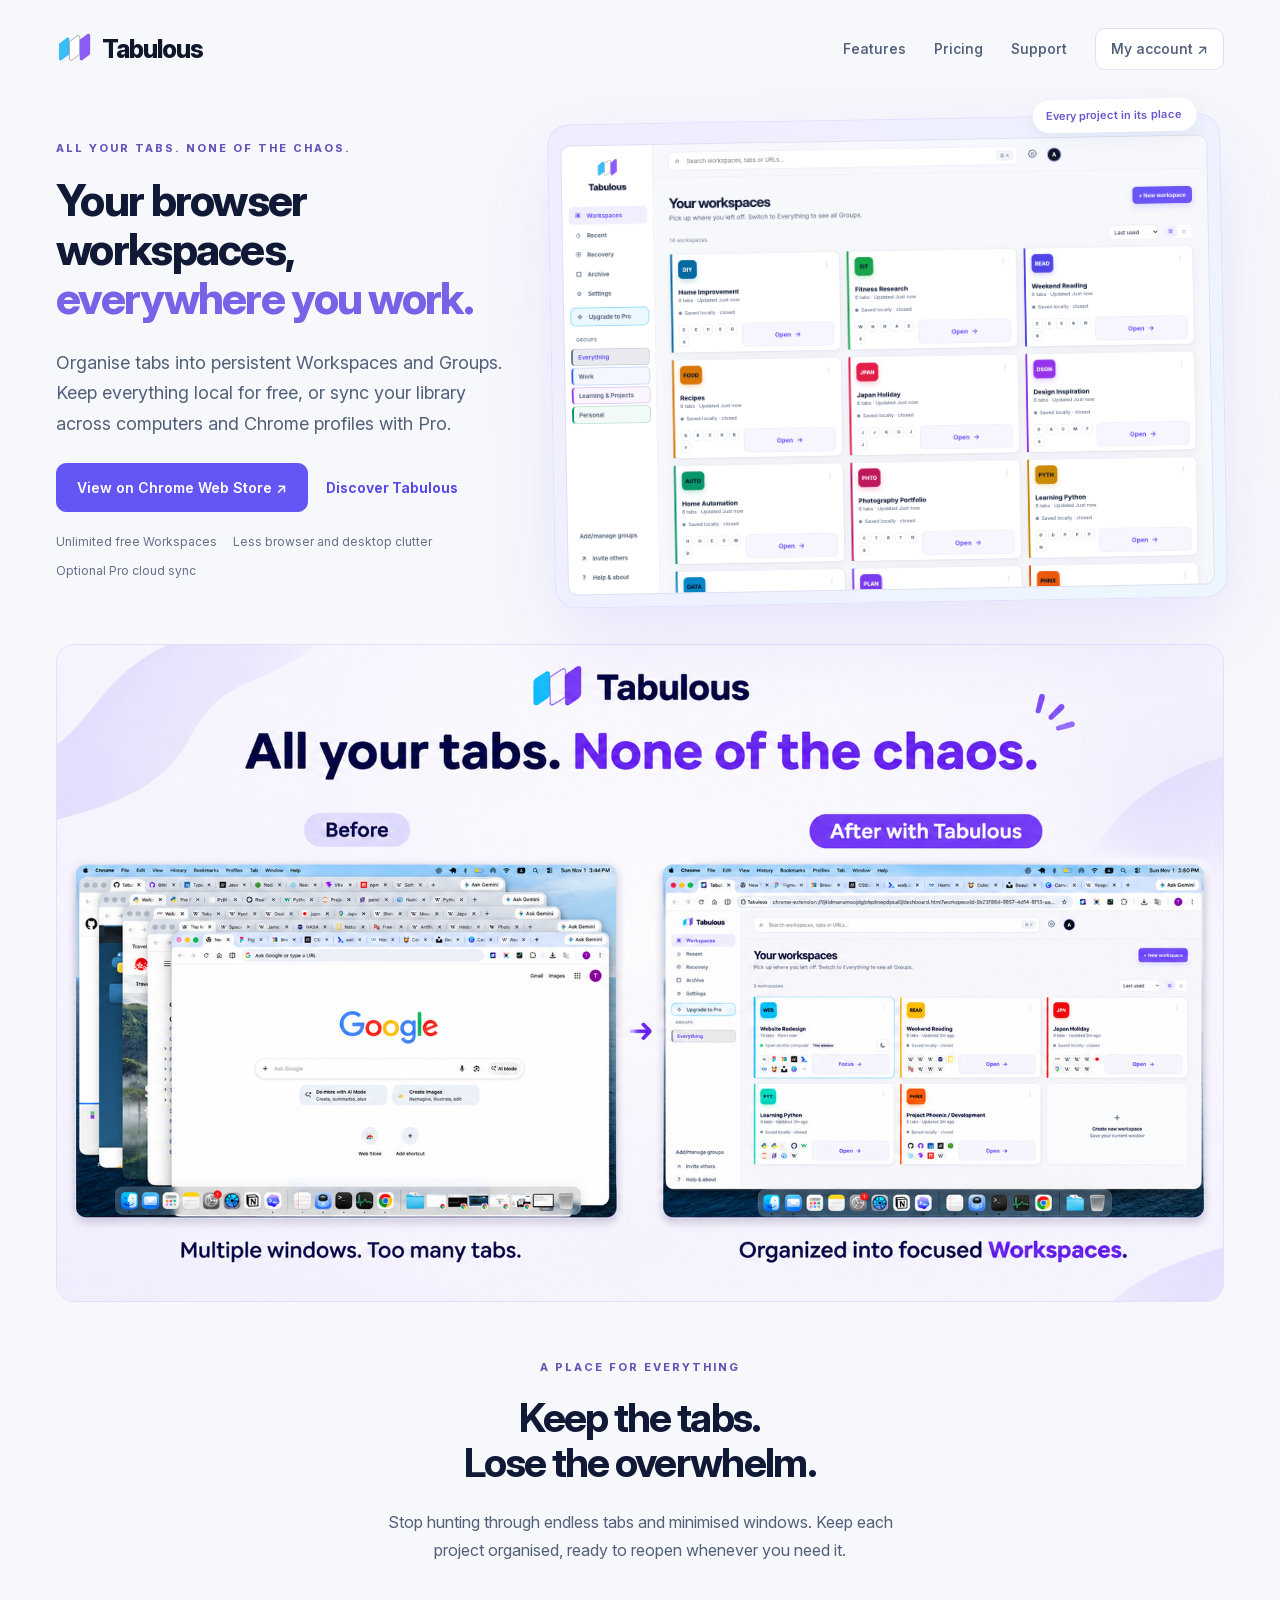
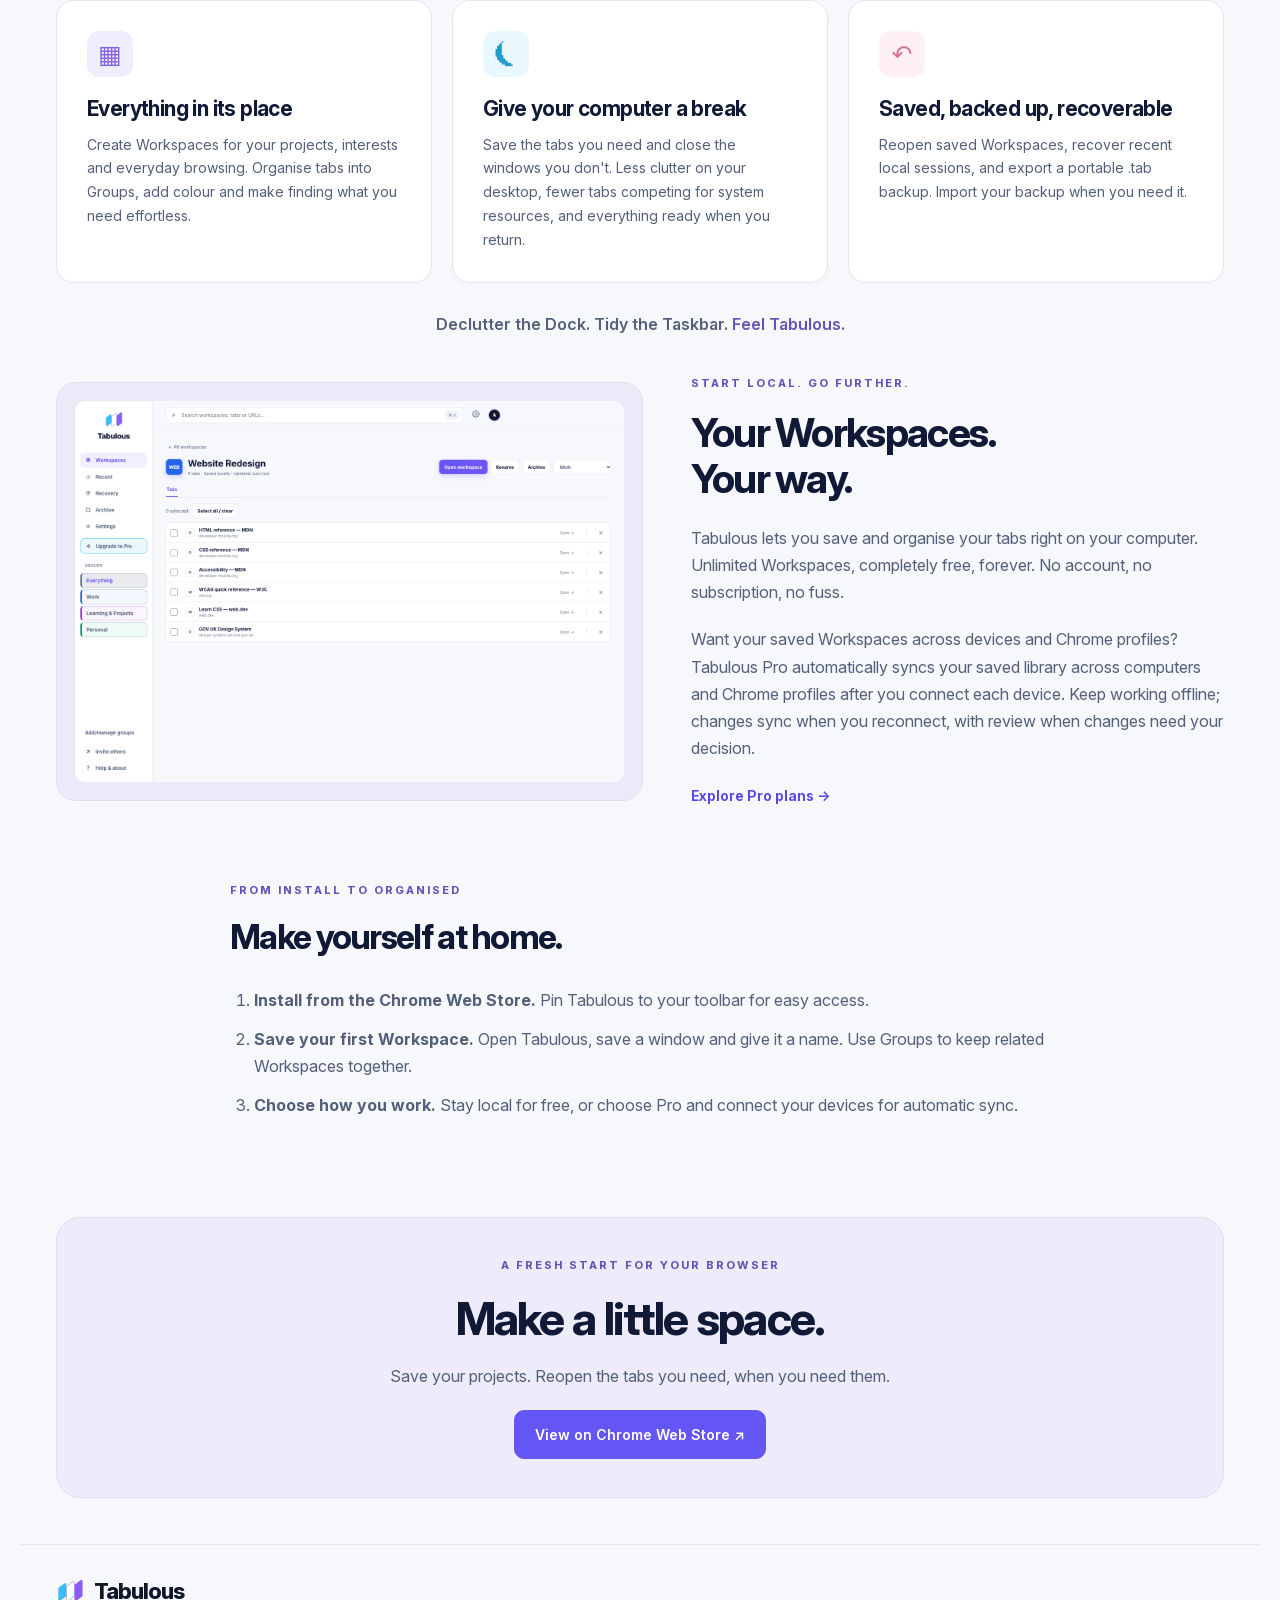
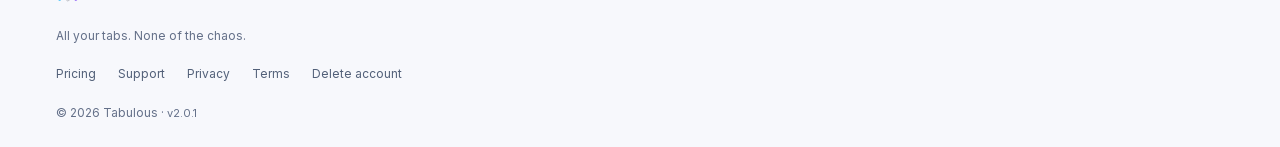
<file: index.html>
<!doctype html>
<html lang="en">
<head>
<meta charset="utf-8">
<meta name="viewport" content="width=device-width,initial-scale=1">
<meta name="description" content="All your tabs. None of the chaos. Organise Chrome tabs into saved Workspaces and Groups. Free local organisation, with optional Pro sync across computers and Chrome profiles.">
<meta name="referrer" content="strict-origin-when-cross-origin">
<meta http-equiv="Content-Security-Policy" content="default-src 'self'; script-src 'self'; style-src 'self'; img-src 'self'; font-src 'self'; connect-src https://hgdolsgkvyxivlhwimsr.supabase.co; object-src 'none'; base-uri 'none'; form-action 'self'">
<meta name="theme-color" content="#f7f8fc">
<title>Your browser workspaces, everywhere you work — Tabulous</title>
<meta property="og:type" content="website">
<meta property="og:title" content="Your browser workspaces, everywhere you work — Tabulous">
<meta property="og:description" content="All your tabs. None of the chaos. Organise Chrome tabs into saved Workspaces and Groups. Free local organisation, with optional Pro sync across computers and Chrome profiles.">
<meta property="og:image" content="https://tabulous.tools/assets/social-preview.png">
<meta property="og:image:width" content="1200">
<meta property="og:image:height" content="630">
<meta name="twitter:card" content="summary_large_image">
<meta name="twitter:description" content="All your tabs. None of the chaos. Organise Chrome tabs into saved Workspaces and Groups. Free local organisation, with optional Pro sync across computers and Chrome profiles.">

<link rel="canonical" href="https://tabulous.tools/">
<link rel="icon" type="image/svg+xml" href="assets/tabulous-mark.svg">
<link rel="stylesheet" href="site.css">
</head>
<body class="homepage">
<a class="skip" href="#main">Skip to content</a>
<header>
<a class="brand" href="index.html">
<img src="assets/tabulous-mark.svg" width="36" height="36" alt="">Tabulous
</a>
<nav aria-label="Main navigation">
<a href="index.html#features">Features</a>
<a href="pricing.html">Pricing</a>
<a href="support.html">Support</a>
<a class="nav-account" href="account.html">My account ↗</a>
</nav>
</header>
<main id="main">
<section class="hero">
<div>
<p class="eyebrow">ALL YOUR TABS. NONE OF THE CHAOS.</p>
<h1>Your browser workspaces,<br>
<span>everywhere you work.</span>
</h1>
<p class="lead">Organise tabs into persistent Workspaces and Groups. Keep everything local for free, or sync your library across computers and Chrome profiles with Pro.</p>
<div class="actions">
<a class="button" href="https://chromewebstore.google.com/detail/tabulous/iljkidmanamoojdglpbpilnepdpcaiij" target="_blank" rel="noopener">View on Chrome Web Store ↗</a>
<a class="text-link" href="#features">Discover Tabulous</a>
</div>
<div class="pills">
<span>Unlimited free Workspaces</span>
<span>Less browser and desktop clutter</span>
<span>Optional Pro cloud sync</span>
</div>
</div>
<div class="hero-art" id="preview">
<span class="float-label">Every project in its place</span>
<img src="assets/dashboard-demo.png" width="1440" height="1000" alt="Tabulous dashboard showing named Workspaces, colours and tab Groups" fetchpriority="high">
</div>
</section>
<figure class="comparison-visual">
<picture>
<source srcset="assets/tabulous-from-chaos-to-clarity.webp" type="image/webp">
<img src="assets/originals/tabulous_from_chaos_to_clarity.png" width="1672" height="941" alt="Before: five overlapping Chrome windows with many tabs. After: the same tabs organised into five named Tabulous Workspaces. All your tabs. None of the chaos." loading="lazy">
</picture>
</figure>
<section class="section intro" id="features">
<p class="eyebrow">A PLACE FOR EVERYTHING</p>
<h2>Keep the tabs.<br>Lose the overwhelm.</h2>
<p>Stop hunting through endless tabs and minimised windows. Keep each project organised, ready to reopen whenever you need it.</p>
</section>
<section class="feature-grid">
<article class="card">
<span class="feature-icon" aria-hidden="true">▦</span>
<h3>Everything in its place</h3>
<p>Create Workspaces for your projects, interests and everyday browsing. Organise tabs into Groups, add colour and make finding what you need effortless.</p>
</article>
<article class="card">
<span class="feature-icon cyan" aria-hidden="true">⏾</span>
<h3>Give your computer a break</h3>
<p>Save the tabs you need and close the windows you don't. Less clutter on your desktop, fewer tabs competing for system resources, and everything ready when you return.</p>
</article>
<article class="card">
<span class="feature-icon pink" aria-hidden="true">↶</span>
<h3>Saved, backed up, recoverable</h3>
<p>Reopen saved Workspaces, recover recent local sessions, and export a portable .tab backup. Import your backup when you need it.</p>
</article>
</section>
<p class="transition-tagline">Declutter the Dock. Tidy the Taskbar. <span>Feel Tabulous.</span></p>
<section class="split section" id="workspace-details">
<div class="image-panel">
<img src="assets/workspace-demo.png" width="1440" height="1000" alt="A saved project Workspace in Tabulous with organised tabs and Groups" loading="lazy">
</div>
<div>
<p class="eyebrow">START LOCAL. GO FURTHER.</p>
<h2>Your Workspaces.<br>Your way.</h2>
<p>Tabulous lets you save and organise your tabs right on your computer. Unlimited Workspaces, completely free, forever. No account, no subscription, no fuss.</p>
<p>Want your saved Workspaces across devices and Chrome profiles? Tabulous Pro automatically syncs your saved library across computers and Chrome profiles after you connect each device. Keep working offline; changes sync when you reconnect, with review when changes need your decision.</p>
<a class="text-link" href="pricing.html">Explore Pro plans →</a>
</div>
</section>
<section class="section getting-started" id="getting-started">
<p class="eyebrow">FROM INSTALL TO ORGANISED</p><h2>Make yourself at home.</h2>
<ol><li><strong>Install from the Chrome Web Store.</strong> Pin Tabulous to your toolbar for easy access.</li><li><strong>Save your first Workspace.</strong> Open Tabulous, save a window and give it a name. Use Groups to keep related Workspaces together.</li><li><strong>Choose how you work.</strong> Stay local for free, or choose Pro and connect your devices for automatic sync.</li></ol>
</section>
<section class="closing">
<p class="eyebrow">A FRESH START FOR YOUR BROWSER</p>
<h2>Make a little space.</h2>
<p>Save your projects. Reopen the tabs you need, when you need them.</p>
<a class="button" href="https://chromewebstore.google.com/detail/tabulous/iljkidmanamoojdglpbpilnepdpcaiij" target="_blank" rel="noopener">View on Chrome Web Store ↗</a>
</section>
</main>
<footer>
<a class="brand" href="index.html">
<img src="assets/tabulous-mark.svg" width="28" height="28" alt="">Tabulous</a>
<p class="footer-tagline">All your tabs. None of the chaos.</p>
<div>
<a href="pricing.html">Pricing</a>
<a href="support.html">Support</a>
<a href="privacy.html">Privacy</a>
<a href="terms.html">Terms</a>
<a href="delete-account.html">Delete account</a>
</div>
<small>© 2026 Tabulous · <span class="footer-version" aria-label="Version 2.0.1">v2.0.1</span></small>
</footer>
</body>
</html>
</file>
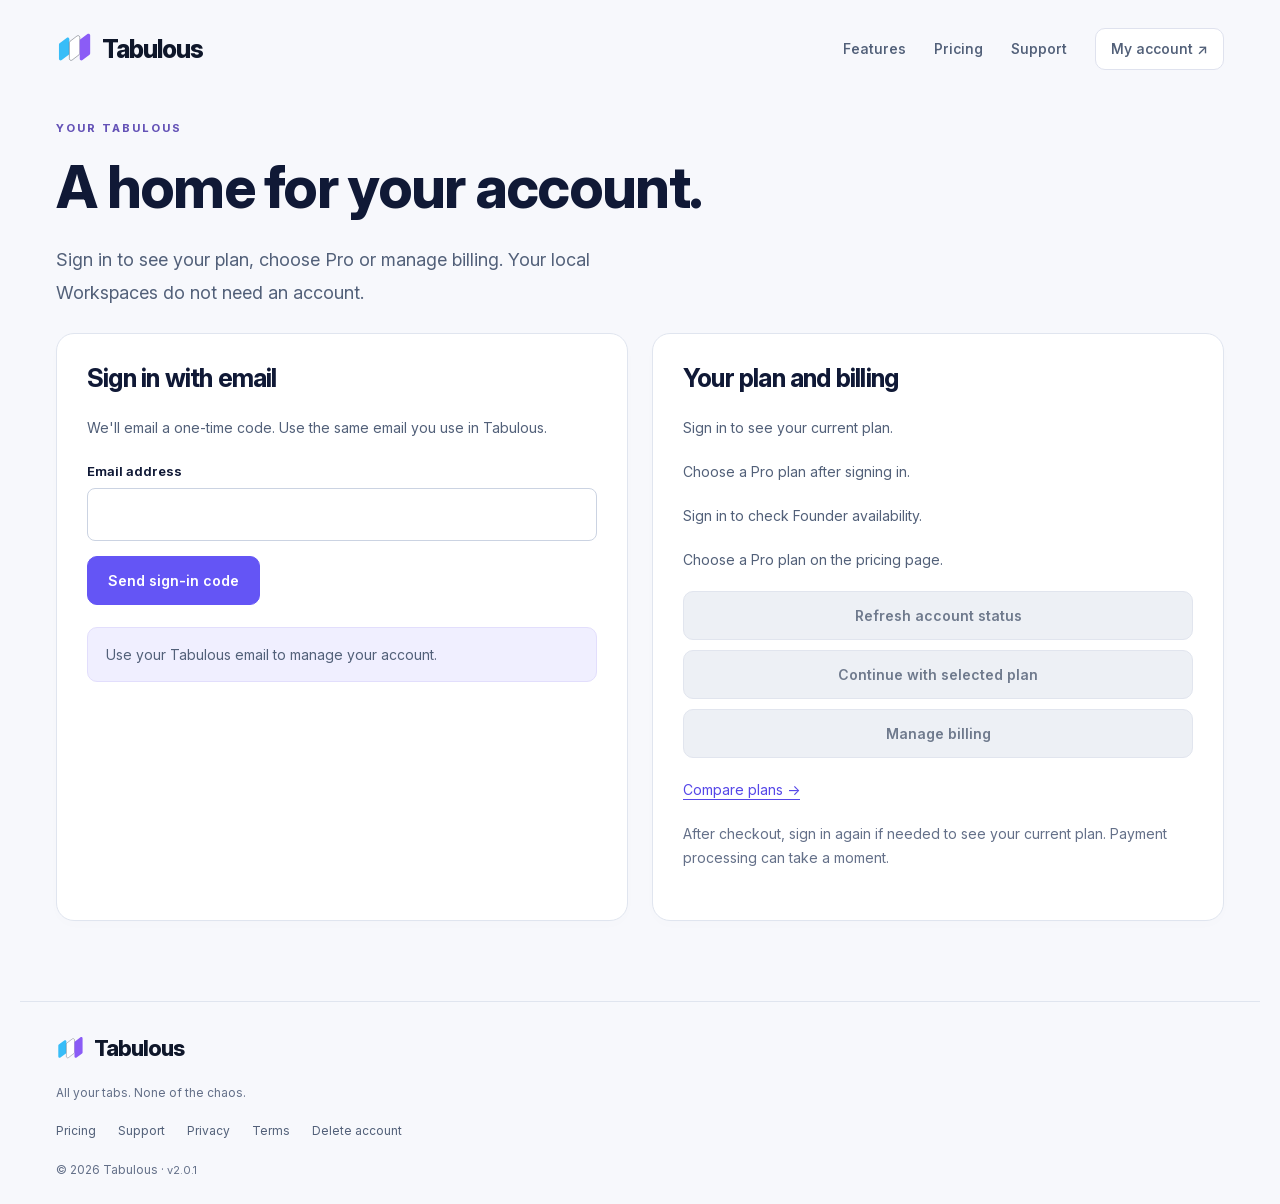
<file: account.html>
<!doctype html>
<html lang="en">
<head>
<meta charset="utf-8">
<meta name="viewport" content="width=device-width,initial-scale=1">
<meta name="description" content="Sign in to your Tabulous account and check verified account and billing status.">
<meta name="referrer" content="strict-origin-when-cross-origin">
<meta http-equiv="Content-Security-Policy" content="default-src 'self'; script-src 'self'; style-src 'self'; img-src 'self'; font-src 'self'; connect-src https://hgdolsgkvyxivlhwimsr.supabase.co; object-src 'none'; base-uri 'none'; form-action 'self'">
<meta name="theme-color" content="#f7f8fc">
<meta name="robots" content="noindex">
<title>Your account — Tabulous</title>
<meta property="og:type" content="website">
<meta property="og:title" content="Your account — Tabulous">
<meta property="og:description" content="Sign in to your Tabulous account and check verified account and billing status.">
<meta property="og:image" content="https://tabulous.tools/assets/social-preview.png">
<meta property="og:image:width" content="1200">
<meta property="og:image:height" content="630">
<meta name="twitter:card" content="summary_large_image">

<link rel="canonical" href="https://tabulous.tools/account.html">
<link rel="icon" type="image/svg+xml" href="assets/tabulous-mark.svg">
<link rel="stylesheet" href="site.css">
</head>
<body>
<a class="skip" href="#main">Skip to content</a>
<header>
<a class="brand" href="index.html">
<img src="assets/tabulous-mark.svg" width="36" height="36" alt="">Tabulous
</a>
<nav aria-label="Main navigation">
<a href="index.html#features">Features</a>
<a href="pricing.html">Pricing</a>
<a href="support.html">Support</a>
<a class="nav-account" href="account.html">My account ↗</a>
</nav>
</header>
<main id="main">
<section class="page-head">
<p class="eyebrow">YOUR TABULOUS</p>
<h1>A home for your account.</h1>
<p class="lead">Sign in to see your plan, choose Pro or manage billing. Your local Workspaces do not need an account.</p>
</section>
<section class="account-layout">
<div class="card">
<h2>Sign in with email</h2>
<p>We'll email a one-time code. Use the same email you use in Tabulous.</p>
<form id="account-form" method="post" action="account.html">
<label for="email">Email address</label>
<input id="email" name="email" type="email" autocomplete="email" maxlength="254" required>
<button id="send-code">Send sign-in code</button>
</form>
<form id="verify-form" method="post" action="account.html" hidden>
<label for="code">Email sign-in code</label>
<input id="code" name="code" inputmode="numeric" autocomplete="one-time-code" pattern="[0-9]{6,10}" required>
<button>Sign in</button>
</form>
<p id="account-status" class="notice" role="status" aria-live="polite">Use your Tabulous email to manage your account.</p>
<p id="account-profile">
</p>
<button id="sign-out" class="secondary" hidden>Sign out</button>
</div>
<div class="card">
<h2>Your plan and billing</h2>
<p id="plan-status">Sign in to see your current plan.</p>
<p id="purchase-status">Choose a Pro plan after signing in.</p>
<p id="founder-status">Sign in to check Founder availability.</p>
<p id="selected-plan">
</p>
<div class="stack">
<button id="refresh-status" disabled>Refresh account status</button>
<button id="start-checkout" disabled>Continue with selected plan</button>
<button id="billing-portal" disabled>Manage billing</button>
</div>
<p>
<a href="pricing.html">Compare plans →</a>
</p>
<p class="fine">After checkout, sign in again if needed to see your current plan. Payment processing can take a moment.</p>
</div>
</section>
</main>
<footer>
<a class="brand" href="index.html">
<img src="assets/tabulous-mark.svg" width="28" height="28" alt="">Tabulous</a>
<p class="footer-tagline">All your tabs. None of the chaos.</p>
<div>
<a href="pricing.html">Pricing</a>
<a href="support.html">Support</a>
<a href="privacy.html">Privacy</a>
<a href="terms.html">Terms</a>
<a href="delete-account.html">Delete account</a>
</div>
<small>© 2026 Tabulous · <span class="footer-version" aria-label="Version 2.0.1">v2.0.1</span></small>
</footer>
<script src="website-config.js">
</script>
<script src="account.js">
</script>
</body>
</html>
</file>
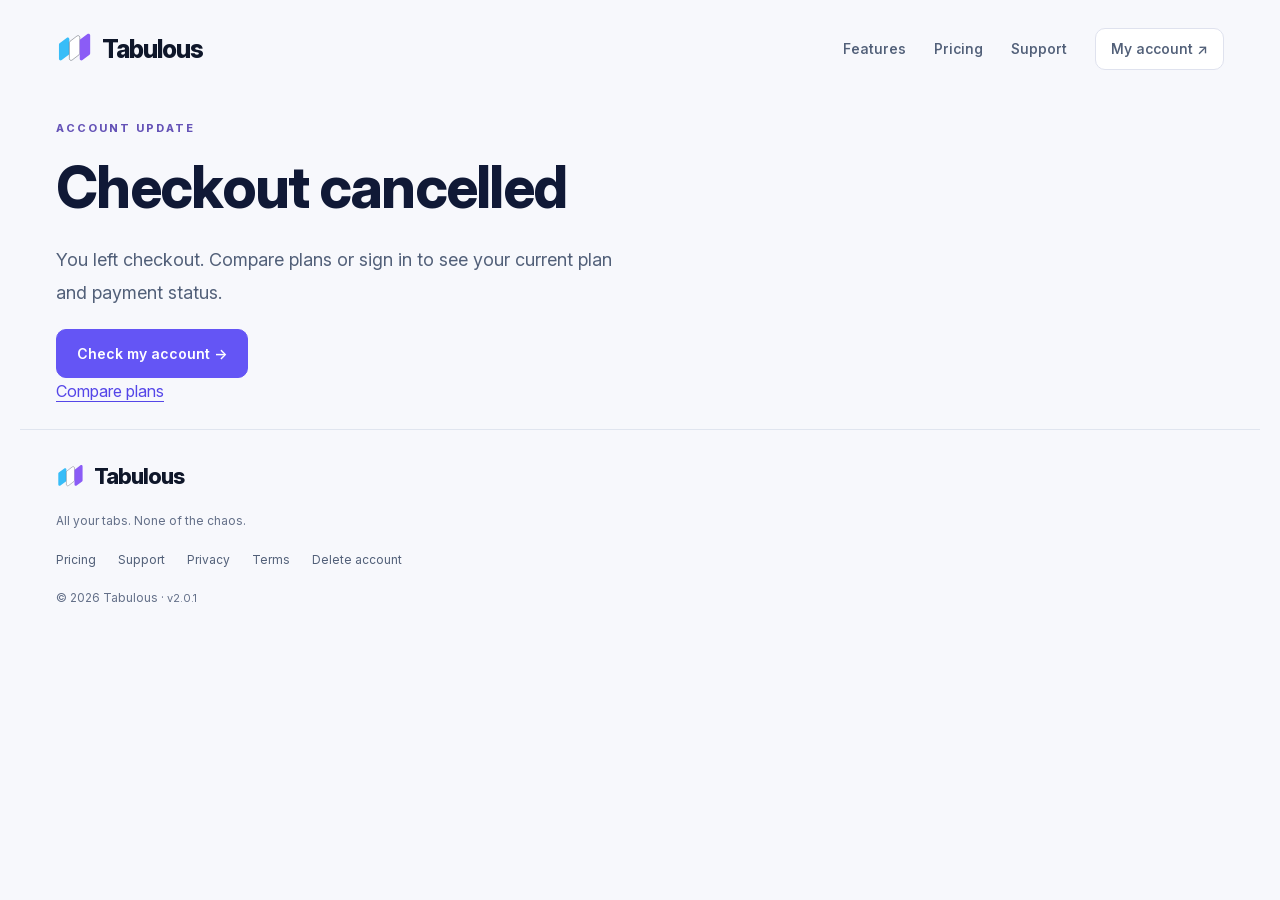
<file: checkout-cancel.html>
<!doctype html>
<html lang="en">
<head>
<meta charset="utf-8">
<meta name="viewport" content="width=device-width,initial-scale=1">
<meta name="description" content="You left checkout. Compare plans or sign in to see your current plan and payment status.">
<meta name="referrer" content="strict-origin-when-cross-origin">
<meta http-equiv="Content-Security-Policy" content="default-src 'self'; script-src 'self'; style-src 'self'; img-src 'self'; font-src 'self'; connect-src https://hgdolsgkvyxivlhwimsr.supabase.co; object-src 'none'; base-uri 'none'; form-action 'self'">
<meta name="theme-color" content="#f7f8fc">
<meta name="robots" content="noindex">
<title>Checkout cancelled — Tabulous</title>
<meta property="og:type" content="website">
<meta property="og:title" content="Checkout cancelled — Tabulous">
<meta property="og:description" content="You left checkout. Compare plans or sign in to see your current plan and payment status.">
<meta property="og:image" content="https://tabulous.tools/assets/social-preview.png">
<meta property="og:image:width" content="1200">
<meta property="og:image:height" content="630">
<meta name="twitter:card" content="summary_large_image">

<link rel="canonical" href="https://tabulous.tools/checkout-cancel.html">
<link rel="icon" type="image/svg+xml" href="assets/tabulous-mark.svg">
<link rel="stylesheet" href="site.css">
</head>
<body>
<a class="skip" href="#main">Skip to content</a>
<header>
<a class="brand" href="index.html">
<img src="assets/tabulous-mark.svg" width="36" height="36" alt="">Tabulous
</a>
<nav aria-label="Main navigation">
<a href="index.html#features">Features</a>
<a href="pricing.html">Pricing</a>
<a href="support.html">Support</a>
<a class="nav-account" href="account.html">My account ↗</a>
</nav>
</header>
<main id="main">
<section class="page-head">
<p class="eyebrow">ACCOUNT UPDATE</p>
<h1>Checkout cancelled</h1>
<p class="lead">You left checkout. Compare plans or sign in to see your current plan and payment status.</p>
<a class="button" href="account.html">Check my account →</a>
<p>
<a href="pricing.html">Compare plans</a>
</p>
</section>
</main>
<footer>
<a class="brand" href="index.html">
<img src="assets/tabulous-mark.svg" width="28" height="28" alt="">Tabulous</a>
<p class="footer-tagline">All your tabs. None of the chaos.</p>
<div>
<a href="pricing.html">Pricing</a>
<a href="support.html">Support</a>
<a href="privacy.html">Privacy</a>
<a href="terms.html">Terms</a>
<a href="delete-account.html">Delete account</a>
</div>
<small>© 2026 Tabulous · <span class="footer-version" aria-label="Version 2.0.1">v2.0.1</span></small>
</footer>
</body>
</html>
</file>
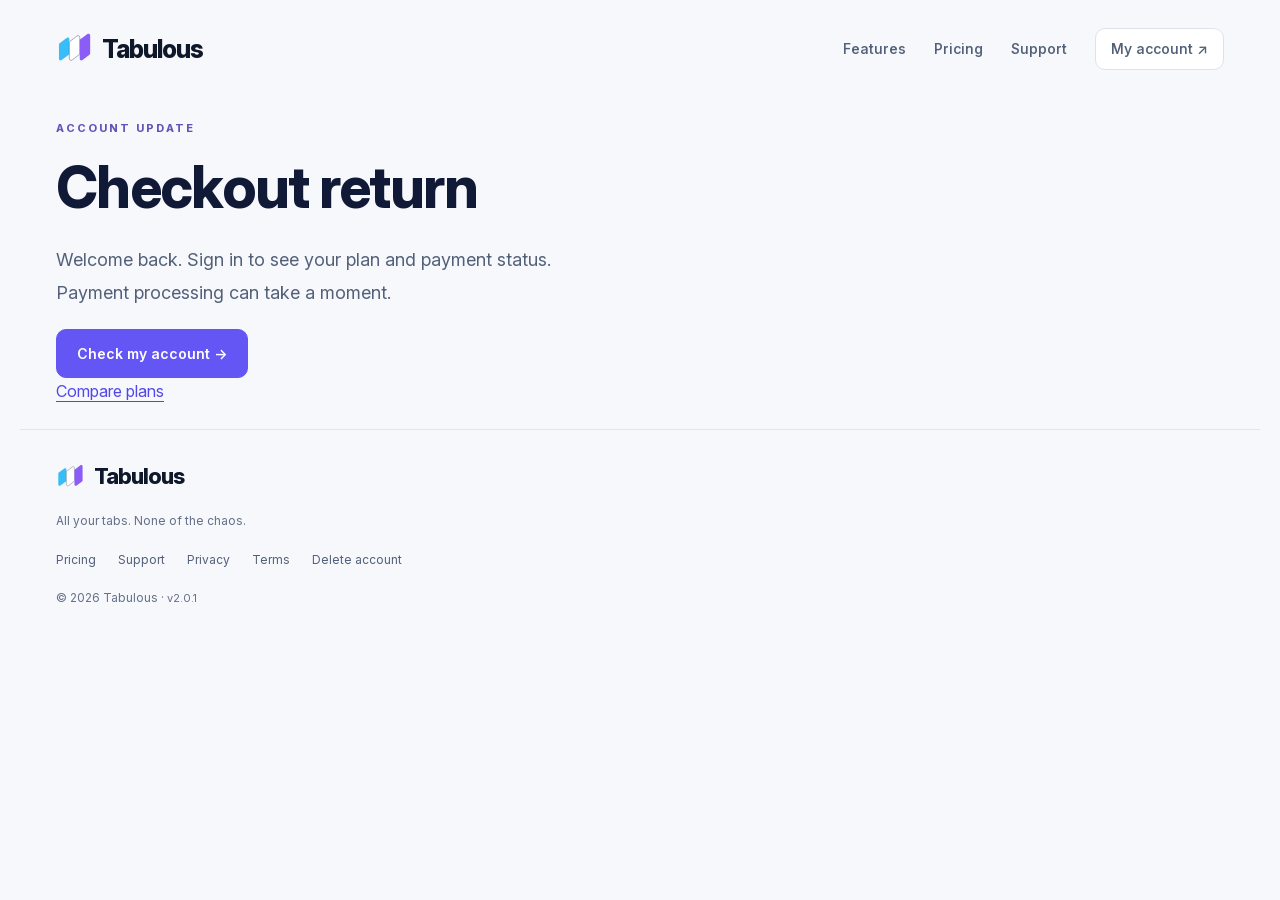
<file: checkout-success.html>
<!doctype html>
<html lang="en">
<head>
<meta charset="utf-8">
<meta name="viewport" content="width=device-width,initial-scale=1">
<meta name="description" content="Welcome back. Sign in to see your plan and payment status. Payment processing can take a moment.">
<meta name="referrer" content="strict-origin-when-cross-origin">
<meta http-equiv="Content-Security-Policy" content="default-src 'self'; script-src 'self'; style-src 'self'; img-src 'self'; font-src 'self'; connect-src https://hgdolsgkvyxivlhwimsr.supabase.co; object-src 'none'; base-uri 'none'; form-action 'self'">
<meta name="theme-color" content="#f7f8fc">
<meta name="robots" content="noindex">
<title>Checkout return — Tabulous</title>
<meta property="og:type" content="website">
<meta property="og:title" content="Checkout return — Tabulous">
<meta property="og:description" content="Welcome back. Sign in to see your plan and payment status. Payment processing can take a moment.">
<meta property="og:image" content="https://tabulous.tools/assets/social-preview.png">
<meta property="og:image:width" content="1200">
<meta property="og:image:height" content="630">
<meta name="twitter:card" content="summary_large_image">

<link rel="canonical" href="https://tabulous.tools/checkout-success.html">
<link rel="icon" type="image/svg+xml" href="assets/tabulous-mark.svg">
<link rel="stylesheet" href="site.css">
</head>
<body>
<a class="skip" href="#main">Skip to content</a>
<header>
<a class="brand" href="index.html">
<img src="assets/tabulous-mark.svg" width="36" height="36" alt="">Tabulous
</a>
<nav aria-label="Main navigation">
<a href="index.html#features">Features</a>
<a href="pricing.html">Pricing</a>
<a href="support.html">Support</a>
<a class="nav-account" href="account.html">My account ↗</a>
</nav>
</header>
<main id="main">
<section class="page-head">
<p class="eyebrow">ACCOUNT UPDATE</p>
<h1>Checkout return</h1>
<p class="lead">Welcome back. Sign in to see your plan and payment status. Payment processing can take a moment.</p>
<a class="button" href="account.html">Check my account →</a>
<p>
<a href="pricing.html">Compare plans</a>
</p>
</section>
</main>
<footer>
<a class="brand" href="index.html">
<img src="assets/tabulous-mark.svg" width="28" height="28" alt="">Tabulous</a>
<p class="footer-tagline">All your tabs. None of the chaos.</p>
<div>
<a href="pricing.html">Pricing</a>
<a href="support.html">Support</a>
<a href="privacy.html">Privacy</a>
<a href="terms.html">Terms</a>
<a href="delete-account.html">Delete account</a>
</div>
<small>© 2026 Tabulous · <span class="footer-version" aria-label="Version 2.0.1">v2.0.1</span></small>
</footer>
</body>
</html>
</file>
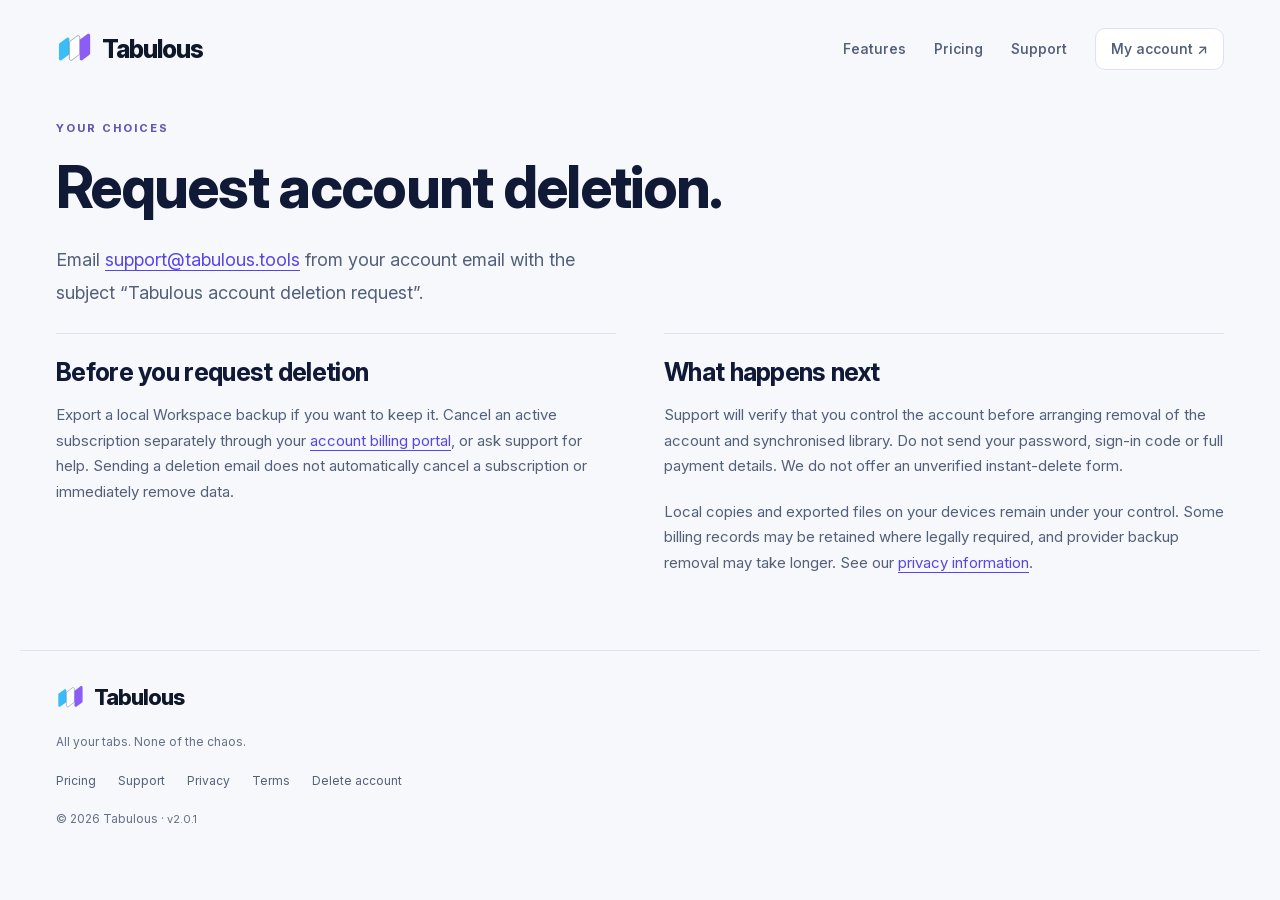
<file: delete-account.html>
<!doctype html>
<html lang="en">
<head>
<meta charset="utf-8">
<meta name="viewport" content="width=device-width,initial-scale=1">
<meta name="description" content="How to request deletion of your Tabulous account and synchronised library.">
<meta name="referrer" content="strict-origin-when-cross-origin">
<meta http-equiv="Content-Security-Policy" content="default-src 'self'; script-src 'self'; style-src 'self'; img-src 'self'; font-src 'self'; connect-src https://hgdolsgkvyxivlhwimsr.supabase.co; object-src 'none'; base-uri 'none'; form-action 'self'">
<meta name="theme-color" content="#f7f8fc">
<title>Account deletion — Tabulous</title>
<meta property="og:type" content="website">
<meta property="og:title" content="Account deletion — Tabulous">
<meta property="og:description" content="How to request deletion of your Tabulous account and synchronised library.">
<meta property="og:image" content="https://tabulous.tools/assets/social-preview.png">
<meta property="og:image:width" content="1200">
<meta property="og:image:height" content="630">
<meta name="twitter:card" content="summary_large_image">

<link rel="canonical" href="https://tabulous.tools/delete-account.html">
<link rel="icon" type="image/svg+xml" href="assets/tabulous-mark.svg">
<link rel="stylesheet" href="site.css">
</head>
<body>
<a class="skip" href="#main">Skip to content</a>
<header>
<a class="brand" href="index.html">
<img src="assets/tabulous-mark.svg" width="36" height="36" alt="">Tabulous
</a>
<nav aria-label="Main navigation">
<a href="index.html#features">Features</a>
<a href="pricing.html">Pricing</a>
<a href="support.html">Support</a>
<a class="nav-account" href="account.html">My account ↗</a>
</nav>
</header>
<main id="main">
<section class="page-head">
<p class="eyebrow">YOUR CHOICES</p>
<h1>Request account deletion.</h1>
<p class="lead">Email <a href="mailto:support@tabulous.tools?subject=Tabulous%20account%20deletion%20request">support@tabulous.tools</a> from your account email with the subject “Tabulous account deletion request”.</p>
</section>
<section class="prose">
<section class="info-section">
<h2>Before you request deletion</h2>
<p>Export a local Workspace backup if you want to keep it. Cancel an active subscription separately through your <a href="account.html">account billing portal</a>, or ask support for help. Sending a deletion email does not automatically cancel a subscription or immediately remove data.</p>
</section>
<section class="info-section">
<h2>What happens next</h2>
<p>Support will verify that you control the account before arranging removal of the account and synchronised library. Do not send your password, sign-in code or full payment details. We do not offer an unverified instant-delete form.</p>
<p>Local copies and exported files on your devices remain under your control. Some billing records may be retained where legally required, and provider backup removal may take longer. See our <a href="privacy.html">privacy information</a>.</p>
</section>
</section>
</main>
<footer>
<a class="brand" href="index.html">
<img src="assets/tabulous-mark.svg" width="28" height="28" alt="">Tabulous</a>
<p class="footer-tagline">All your tabs. None of the chaos.</p>
<div>
<a href="pricing.html">Pricing</a>
<a href="support.html">Support</a>
<a href="privacy.html">Privacy</a>
<a href="terms.html">Terms</a>
<a href="delete-account.html">Delete account</a>
</div>
<small>© 2026 Tabulous · <span class="footer-version" aria-label="Version 2.0.1">v2.0.1</span></small>
</footer>
</body>
</html>
</file>
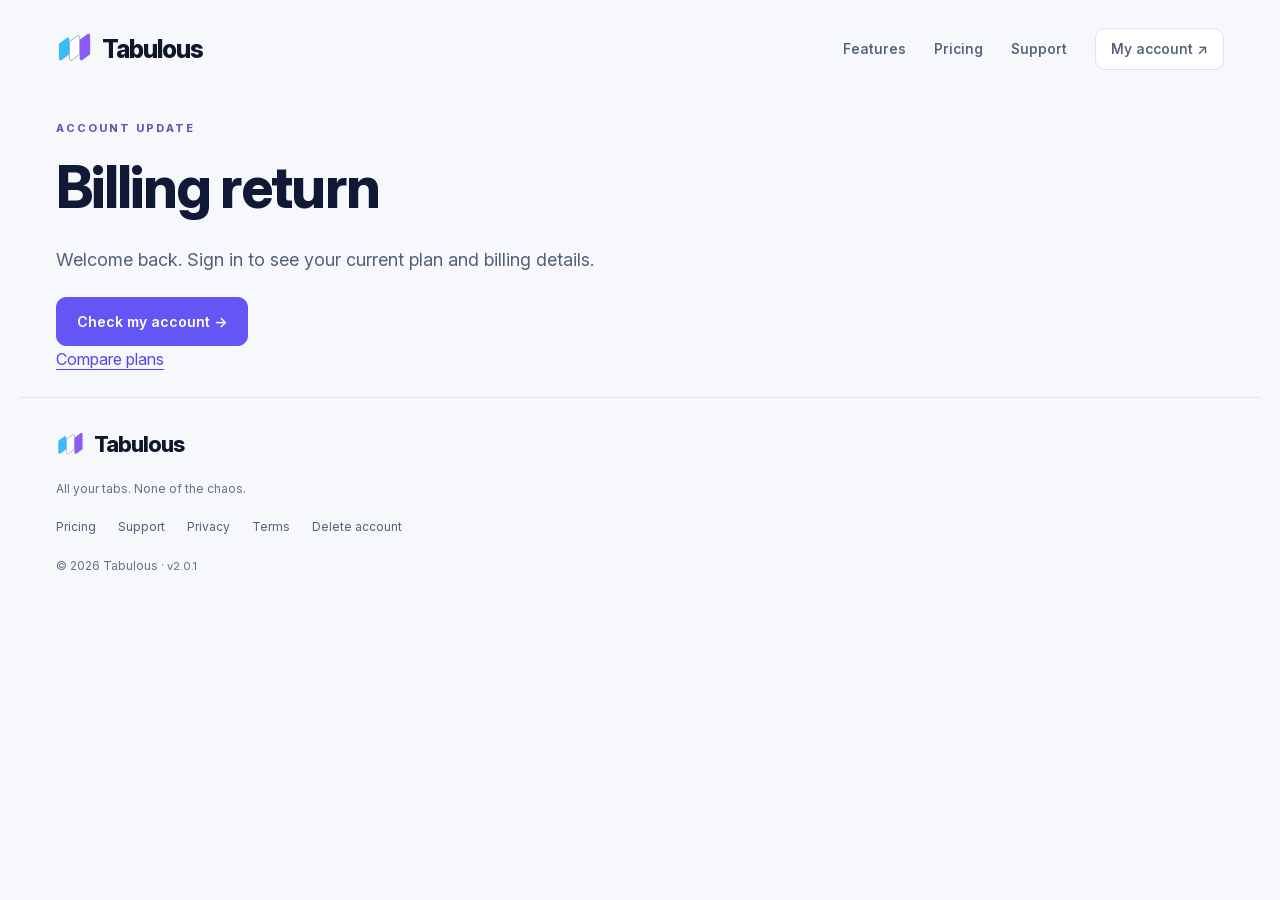
<file: portal-return.html>
<!doctype html>
<html lang="en">
<head>
<meta charset="utf-8">
<meta name="viewport" content="width=device-width,initial-scale=1">
<meta name="description" content="Welcome back. Sign in to see your current plan and billing details.">
<meta name="referrer" content="strict-origin-when-cross-origin">
<meta http-equiv="Content-Security-Policy" content="default-src 'self'; script-src 'self'; style-src 'self'; img-src 'self'; font-src 'self'; connect-src https://hgdolsgkvyxivlhwimsr.supabase.co; object-src 'none'; base-uri 'none'; form-action 'self'">
<meta name="theme-color" content="#f7f8fc">
<meta name="robots" content="noindex">
<title>Billing return — Tabulous</title>
<meta property="og:type" content="website">
<meta property="og:title" content="Billing return — Tabulous">
<meta property="og:description" content="Welcome back. Sign in to see your current plan and billing details.">
<meta property="og:image" content="https://tabulous.tools/assets/social-preview.png">
<meta property="og:image:width" content="1200">
<meta property="og:image:height" content="630">
<meta name="twitter:card" content="summary_large_image">

<link rel="canonical" href="https://tabulous.tools/portal-return.html">
<link rel="icon" type="image/svg+xml" href="assets/tabulous-mark.svg">
<link rel="stylesheet" href="site.css">
</head>
<body>
<a class="skip" href="#main">Skip to content</a>
<header>
<a class="brand" href="index.html">
<img src="assets/tabulous-mark.svg" width="36" height="36" alt="">Tabulous
</a>
<nav aria-label="Main navigation">
<a href="index.html#features">Features</a>
<a href="pricing.html">Pricing</a>
<a href="support.html">Support</a>
<a class="nav-account" href="account.html">My account ↗</a>
</nav>
</header>
<main id="main">
<section class="page-head">
<p class="eyebrow">ACCOUNT UPDATE</p>
<h1>Billing return</h1>
<p class="lead">Welcome back. Sign in to see your current plan and billing details.</p>
<a class="button" href="account.html">Check my account →</a>
<p>
<a href="pricing.html">Compare plans</a>
</p>
</section>
</main>
<footer>
<a class="brand" href="index.html">
<img src="assets/tabulous-mark.svg" width="28" height="28" alt="">Tabulous</a>
<p class="footer-tagline">All your tabs. None of the chaos.</p>
<div>
<a href="pricing.html">Pricing</a>
<a href="support.html">Support</a>
<a href="privacy.html">Privacy</a>
<a href="terms.html">Terms</a>
<a href="delete-account.html">Delete account</a>
</div>
<small>© 2026 Tabulous · <span class="footer-version" aria-label="Version 2.0.1">v2.0.1</span></small>
</footer>
</body>
</html>
</file>
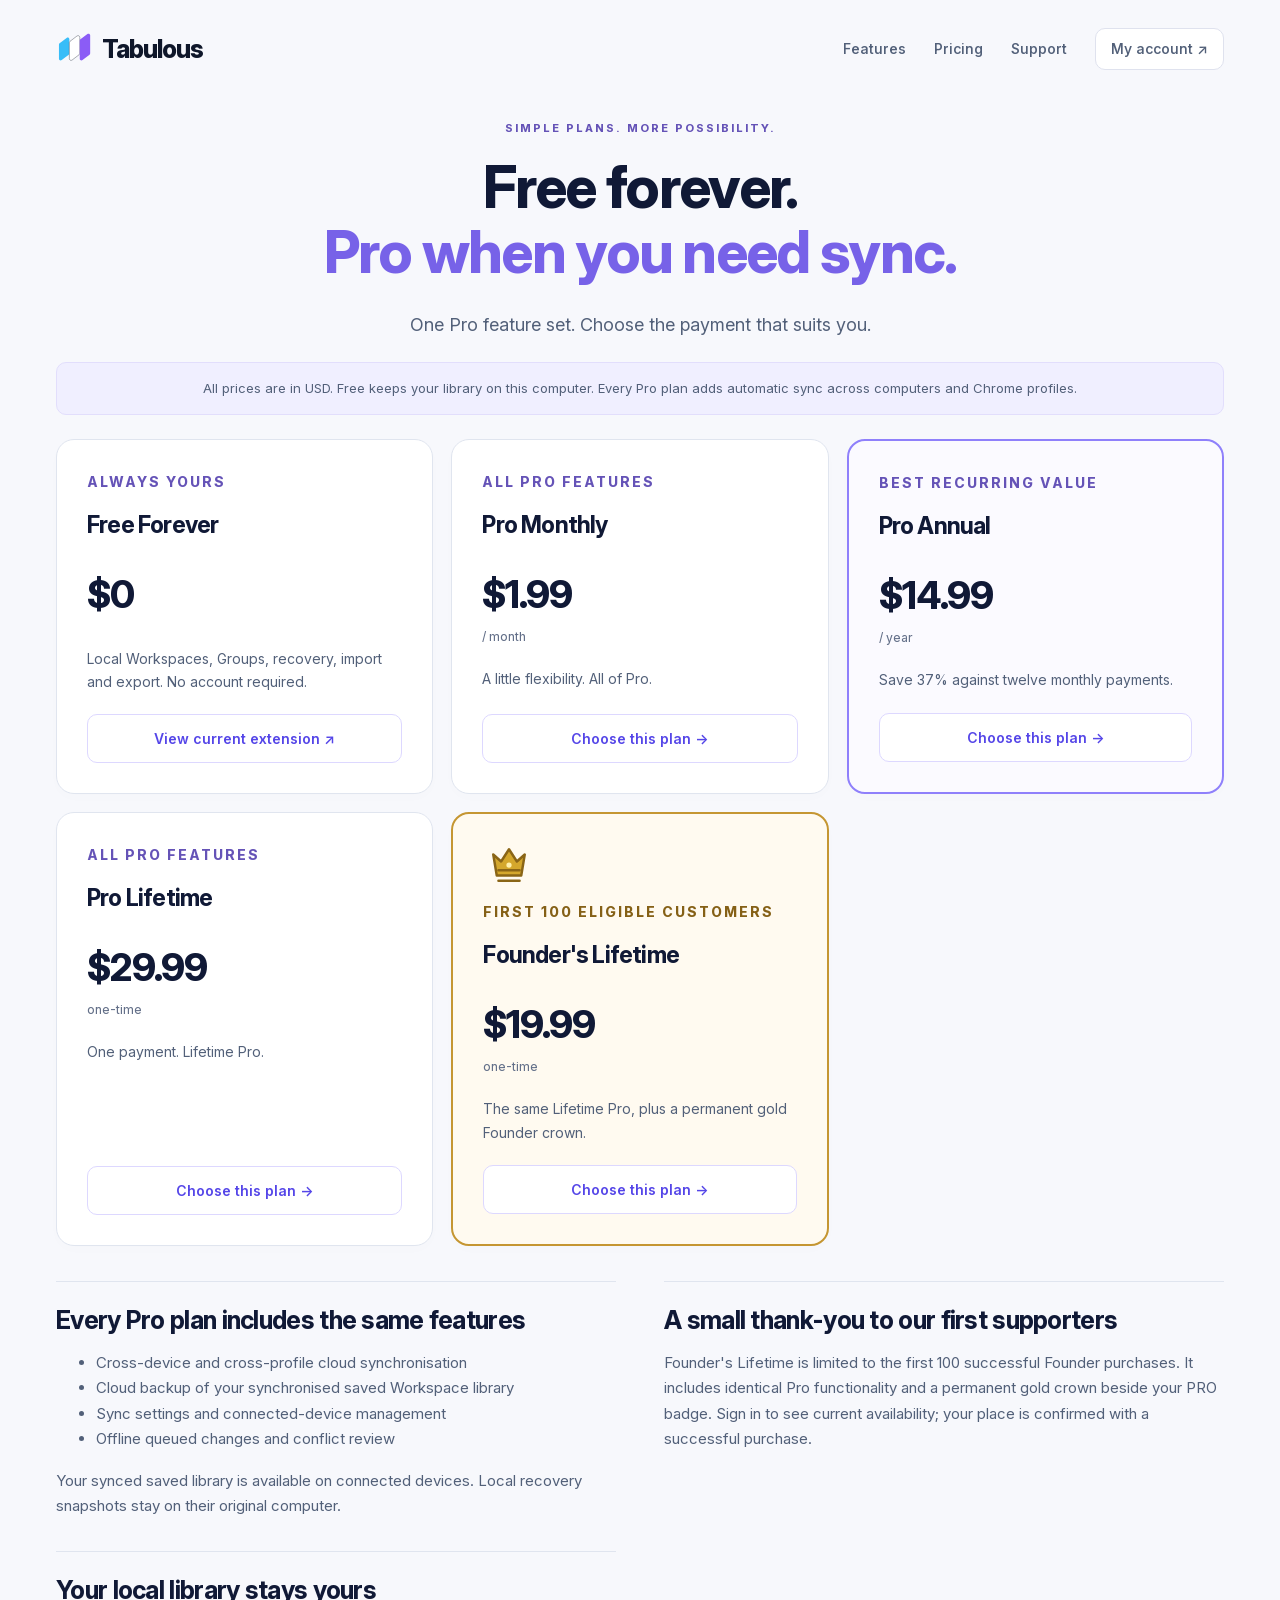
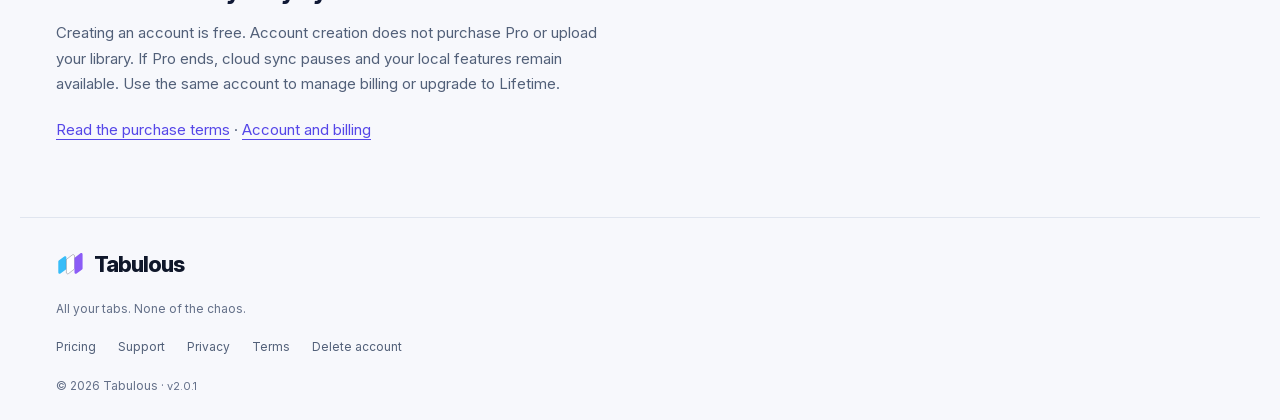
<file: pricing.html>
<!doctype html>
<html lang="en">
<head>
<meta charset="utf-8">
<meta name="viewport" content="width=device-width,initial-scale=1">
<meta name="description" content="Compare Tabulous Free, Monthly, Annual, Lifetime and Founder plans. All paid plans share the same Pro features.">
<meta name="referrer" content="strict-origin-when-cross-origin">
<meta http-equiv="Content-Security-Policy" content="default-src 'self'; script-src 'self'; style-src 'self'; img-src 'self'; font-src 'self'; connect-src https://hgdolsgkvyxivlhwimsr.supabase.co; object-src 'none'; base-uri 'none'; form-action 'self'">
<meta name="theme-color" content="#f7f8fc">
<title>Free forever. Pro when you need sync. — Tabulous</title>
<meta property="og:type" content="website">
<meta property="og:title" content="Free forever. Pro when you need sync. — Tabulous">
<meta property="og:description" content="Compare Tabulous Free, Monthly, Annual, Lifetime and Founder plans. All paid plans share the same Pro features.">
<meta property="og:image" content="https://tabulous.tools/assets/social-preview.png">
<meta property="og:image:width" content="1200">
<meta property="og:image:height" content="630">
<meta name="twitter:card" content="summary_large_image">

<link rel="canonical" href="https://tabulous.tools/pricing.html">
<link rel="icon" type="image/svg+xml" href="assets/tabulous-mark.svg">
<link rel="stylesheet" href="site.css">
</head>
<body>
<a class="skip" href="#main">Skip to content</a>
<header>
<a class="brand" href="index.html">
<img src="assets/tabulous-mark.svg" width="36" height="36" alt="">Tabulous
</a>
<nav aria-label="Main navigation">
<a href="index.html#features">Features</a>
<a href="pricing.html">Pricing</a>
<a href="support.html">Support</a>
<a class="nav-account" href="account.html">My account ↗</a>
</nav>
</header>
<main id="main">
<section class="page-head centered">
<p class="eyebrow">SIMPLE PLANS. MORE POSSIBILITY.</p>
<h1>Free forever.<br>
<span>Pro when you need sync.</span>
</h1>
<p class="lead">One Pro feature set. Choose the payment that suits you.</p>
<p class="notice">All prices are in USD. Free keeps your library on this computer. Every Pro plan adds automatic sync across computers and Chrome profiles.</p>
</section>
<section class="pricing-grid">
<article class="card">
<p class="eyebrow">ALWAYS YOURS</p>
<h2>Free Forever</h2>
<p class="price">$0</p>
<p>Local Workspaces, Groups, recovery, import and export. No account required.</p>
<a class="button secondary" href="https://chromewebstore.google.com/detail/tabulous/iljkidmanamoojdglpbpilnepdpcaiij">View current extension ↗</a>
</article>
<article class="card ">
<p class="eyebrow">ALL PRO FEATURES</p>
<h2>Pro Monthly</h2>
<p class="price">$1.99<small>/ month</small>
</p>
<p>A little flexibility. All of Pro.</p>
<a class="button secondary" href="account.html?plan=monthly">Choose this plan →</a>
</article>
<article class="card recommended">
<p class="eyebrow">BEST RECURRING VALUE</p>
<h2>Pro Annual</h2>
<p class="price">$14.99<small>/ year</small>
</p>
<p>Save 37% against twelve monthly payments.</p>
<a class="button secondary" href="account.html?plan=annual">Choose this plan →</a>
</article>
<article class="card ">
<p class="eyebrow">ALL PRO FEATURES</p>
<h2>Pro Lifetime</h2>
<p class="price">$29.99<small>one-time</small>
</p>
<p>One payment. Lifetime Pro.</p>
<a class="button secondary" href="account.html?plan=lifetime">Choose this plan →</a>
</article>
<article class="card founder">
<img class="founder-crown" src="assets/founder-crown.svg" width="52" height="42" alt="Gold Founder crown">
<p class="eyebrow">FIRST 100 ELIGIBLE CUSTOMERS</p>
<h2>Founder's Lifetime</h2>
<p class="price">$19.99<small>one-time</small>
</p>
<p>The same Lifetime Pro, plus a permanent gold Founder crown.</p>
<a class="button secondary" href="account.html?plan=founder">Choose this plan →</a>
</article>
</section>
<section class="prose">
<section class="info-section">
<h2>Every Pro plan includes the same features</h2>
<ul>
<li>Cross-device and cross-profile cloud synchronisation</li>
<li>Cloud backup of your synchronised saved Workspace library</li>
<li>Sync settings and connected-device management</li>
<li>Offline queued changes and conflict review</li>
</ul>
<p>Your synced saved library is available on connected devices. Local recovery snapshots stay on their original computer.</p>
</section>
<section class="info-section">
<h2>A small thank-you to our first supporters</h2>
<p>Founder's Lifetime is limited to the first 100 successful Founder purchases. It includes identical Pro functionality and a permanent gold crown beside your PRO badge. Sign in to see current availability; your place is confirmed with a successful purchase.</p>
</section>
<section class="info-section">
<h2>Your local library stays yours</h2>
<p>Creating an account is free. Account creation does not purchase Pro or upload your library. If Pro ends, cloud sync pauses and your local features remain available. Use the same account to manage billing or upgrade to Lifetime.</p>
<p>
<a href="terms.html">Read the purchase terms</a> · <a href="account.html">Account and billing</a>
</p>
</section>
</section>
</main>
<footer>
<a class="brand" href="index.html">
<img src="assets/tabulous-mark.svg" width="28" height="28" alt="">Tabulous</a>
<p class="footer-tagline">All your tabs. None of the chaos.</p>
<div>
<a href="pricing.html">Pricing</a>
<a href="support.html">Support</a>
<a href="privacy.html">Privacy</a>
<a href="terms.html">Terms</a>
<a href="delete-account.html">Delete account</a>
</div>
<small>© 2026 Tabulous · <span class="footer-version" aria-label="Version 2.0.1">v2.0.1</span></small>
</footer>
</body>
</html>
</file>
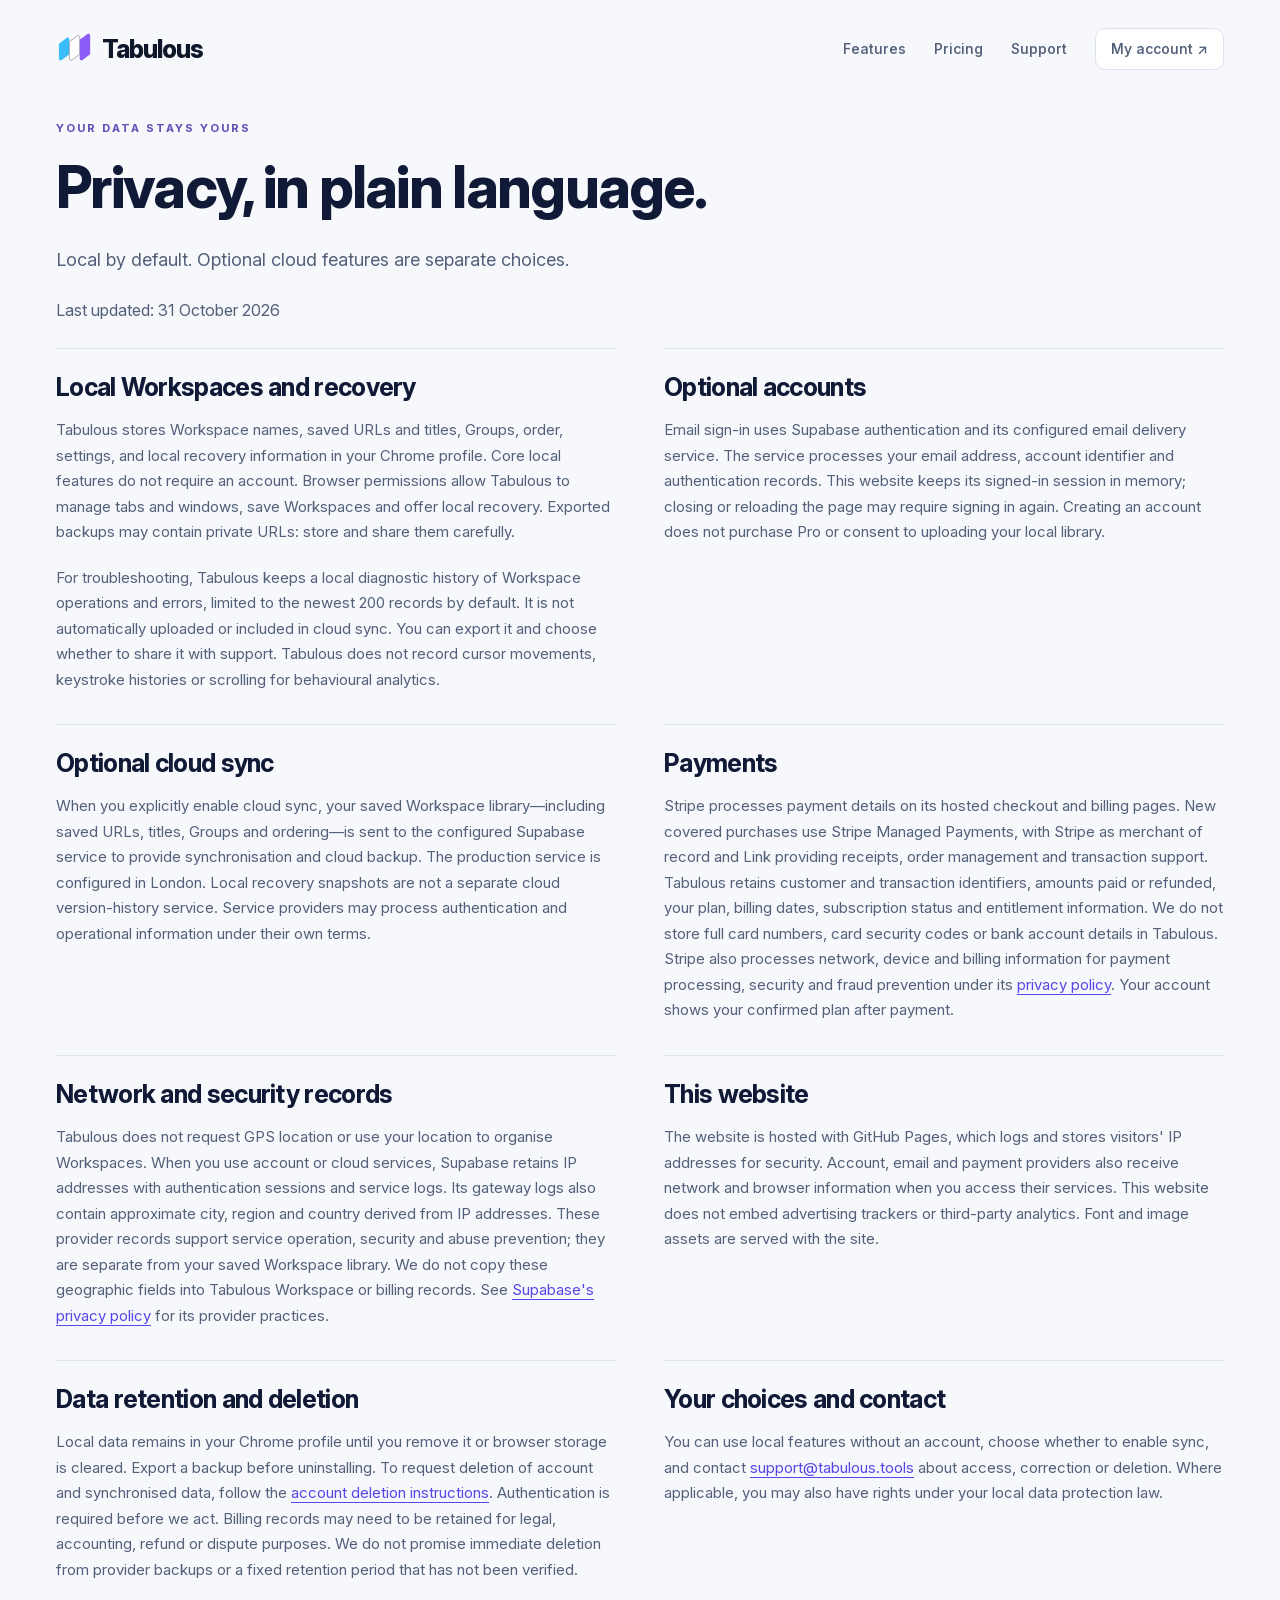
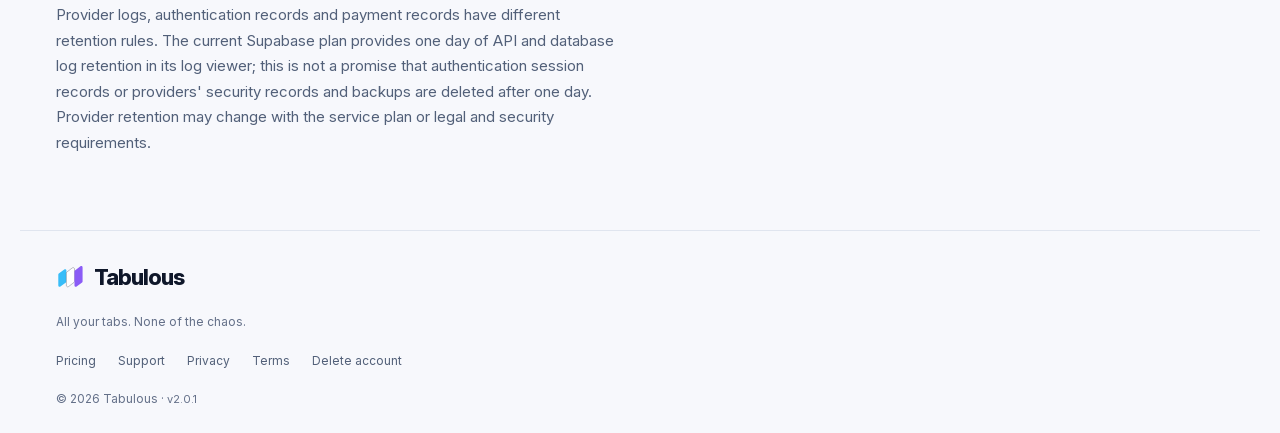
<file: privacy.html>
<!doctype html>
<html lang="en">
<head>
<meta charset="utf-8">
<meta name="viewport" content="width=device-width,initial-scale=1">
<meta name="description" content="How Tabulous handles local Workspaces, optional accounts, cloud sync and billing.">
<meta name="referrer" content="strict-origin-when-cross-origin">
<meta http-equiv="Content-Security-Policy" content="default-src 'self'; script-src 'self'; style-src 'self'; img-src 'self'; font-src 'self'; connect-src https://hgdolsgkvyxivlhwimsr.supabase.co; object-src 'none'; base-uri 'none'; form-action 'self'">
<meta name="theme-color" content="#f7f8fc">
<title>Privacy — Tabulous</title>
<meta property="og:type" content="website">
<meta property="og:title" content="Privacy — Tabulous">
<meta property="og:description" content="How Tabulous handles local Workspaces, optional accounts, cloud sync and billing.">
<meta property="og:image" content="https://tabulous.tools/assets/social-preview.png">
<meta property="og:image:width" content="1200">
<meta property="og:image:height" content="630">
<meta name="twitter:card" content="summary_large_image">

<link rel="canonical" href="https://tabulous.tools/privacy.html">
<link rel="icon" type="image/svg+xml" href="assets/tabulous-mark.svg">
<link rel="stylesheet" href="site.css">
</head>
<body>
<a class="skip" href="#main">Skip to content</a>
<header>
<a class="brand" href="index.html">
<img src="assets/tabulous-mark.svg" width="36" height="36" alt="">Tabulous
</a>
<nav aria-label="Main navigation">
<a href="index.html#features">Features</a>
<a href="pricing.html">Pricing</a>
<a href="support.html">Support</a>
<a class="nav-account" href="account.html">My account ↗</a>
</nav>
</header>
<main id="main">
<section class="page-head">
<p class="eyebrow">YOUR DATA STAYS YOURS</p>
<h1>Privacy, in plain language.</h1>
<p class="lead">Local by default. Optional cloud features are separate choices.</p>
<p>Last updated: 31 October 2026</p>
</section>
<article class="prose">
<section class="info-section">
<h2>Local Workspaces and recovery</h2>
<p>Tabulous stores Workspace names, saved URLs and titles, Groups, order, settings, and local recovery information in your Chrome profile. Core local features do not require an account. Browser permissions allow Tabulous to manage tabs and windows, save Workspaces and offer local recovery. Exported backups may contain private URLs: store and share them carefully.</p>
<p>For troubleshooting, Tabulous keeps a local diagnostic history of Workspace operations and errors, limited to the newest 200 records by default. It is not automatically uploaded or included in cloud sync. You can export it and choose whether to share it with support. Tabulous does not record cursor movements, keystroke histories or scrolling for behavioural analytics.</p>
</section>
<section class="info-section">
<h2>Optional accounts</h2>
<p>Email sign-in uses Supabase authentication and its configured email delivery service. The service processes your email address, account identifier and authentication records. This website keeps its signed-in session in memory; closing or reloading the page may require signing in again. Creating an account does not purchase Pro or consent to uploading your local library.</p>
</section>
<section class="info-section">
<h2>Optional cloud sync</h2>
<p>When you explicitly enable cloud sync, your saved Workspace library—including saved URLs, titles, Groups and ordering—is sent to the configured Supabase service to provide synchronisation and cloud backup. The production service is configured in London. Local recovery snapshots are not a separate cloud version-history service. Service providers may process authentication and operational information under their own terms.</p>
</section>
<section class="info-section">
<h2>Payments</h2>
<p>Stripe processes payment details on its hosted checkout and billing pages. New covered purchases use Stripe Managed Payments, with Stripe as merchant of record and Link providing receipts, order management and transaction support. Tabulous retains customer and transaction identifiers, amounts paid or refunded, your plan, billing dates, subscription status and entitlement information. We do not store full card numbers, card security codes or bank account details in Tabulous. Stripe also processes network, device and billing information for payment processing, security and fraud prevention under its <a href="https://stripe.com/privacy">privacy policy</a>. Your account shows your confirmed plan after payment.</p>
</section>
<section class="info-section">
<h2>Network and security records</h2>
<p>Tabulous does not request GPS location or use your location to organise Workspaces. When you use account or cloud services, Supabase retains IP addresses with authentication sessions and service logs. Its gateway logs also contain approximate city, region and country derived from IP addresses. These provider records support service operation, security and abuse prevention; they are separate from your saved Workspace library. We do not copy these geographic fields into Tabulous Workspace or billing records. See <a href="https://supabase.com/privacy">Supabase's privacy policy</a> for its provider practices.</p>
</section>
<section class="info-section">
<h2>This website</h2>
<p>The website is hosted with GitHub Pages, which logs and stores visitors' IP addresses for security. Account, email and payment providers also receive network and browser information when you access their services. This website does not embed advertising trackers or third-party analytics. Font and image assets are served with the site.</p>
</section>
<section class="info-section">
<h2>Data retention and deletion</h2>
<p>Local data remains in your Chrome profile until you remove it or browser storage is cleared. Export a backup before uninstalling. To request deletion of account and synchronised data, follow the <a href="delete-account.html">account deletion instructions</a>. Authentication is required before we act. Billing records may need to be retained for legal, accounting, refund or dispute purposes. We do not promise immediate deletion from provider backups or a fixed retention period that has not been verified.</p>
<p>Provider logs, authentication records and payment records have different retention rules. The current Supabase plan provides one day of API and database log retention in its log viewer; this is not a promise that authentication session records or providers' security records and backups are deleted after one day. Provider retention may change with the service plan or legal and security requirements.</p>
</section>
<section class="info-section">
<h2>Your choices and contact</h2>
<p>You can use local features without an account, choose whether to enable sync, and contact <a href="mailto:support@tabulous.tools">support@tabulous.tools</a> about access, correction or deletion. Where applicable, you may also have rights under your local data protection law.</p>
</section>
</article>
</main>
<footer>
<a class="brand" href="index.html">
<img src="assets/tabulous-mark.svg" width="28" height="28" alt="">Tabulous</a>
<p class="footer-tagline">All your tabs. None of the chaos.</p>
<div>
<a href="pricing.html">Pricing</a>
<a href="support.html">Support</a>
<a href="privacy.html">Privacy</a>
<a href="terms.html">Terms</a>
<a href="delete-account.html">Delete account</a>
</div>
<small>© 2026 Tabulous · <span class="footer-version" aria-label="Version 2.0.1">v2.0.1</span></small>
</footer>
</body>
</html>
</file>
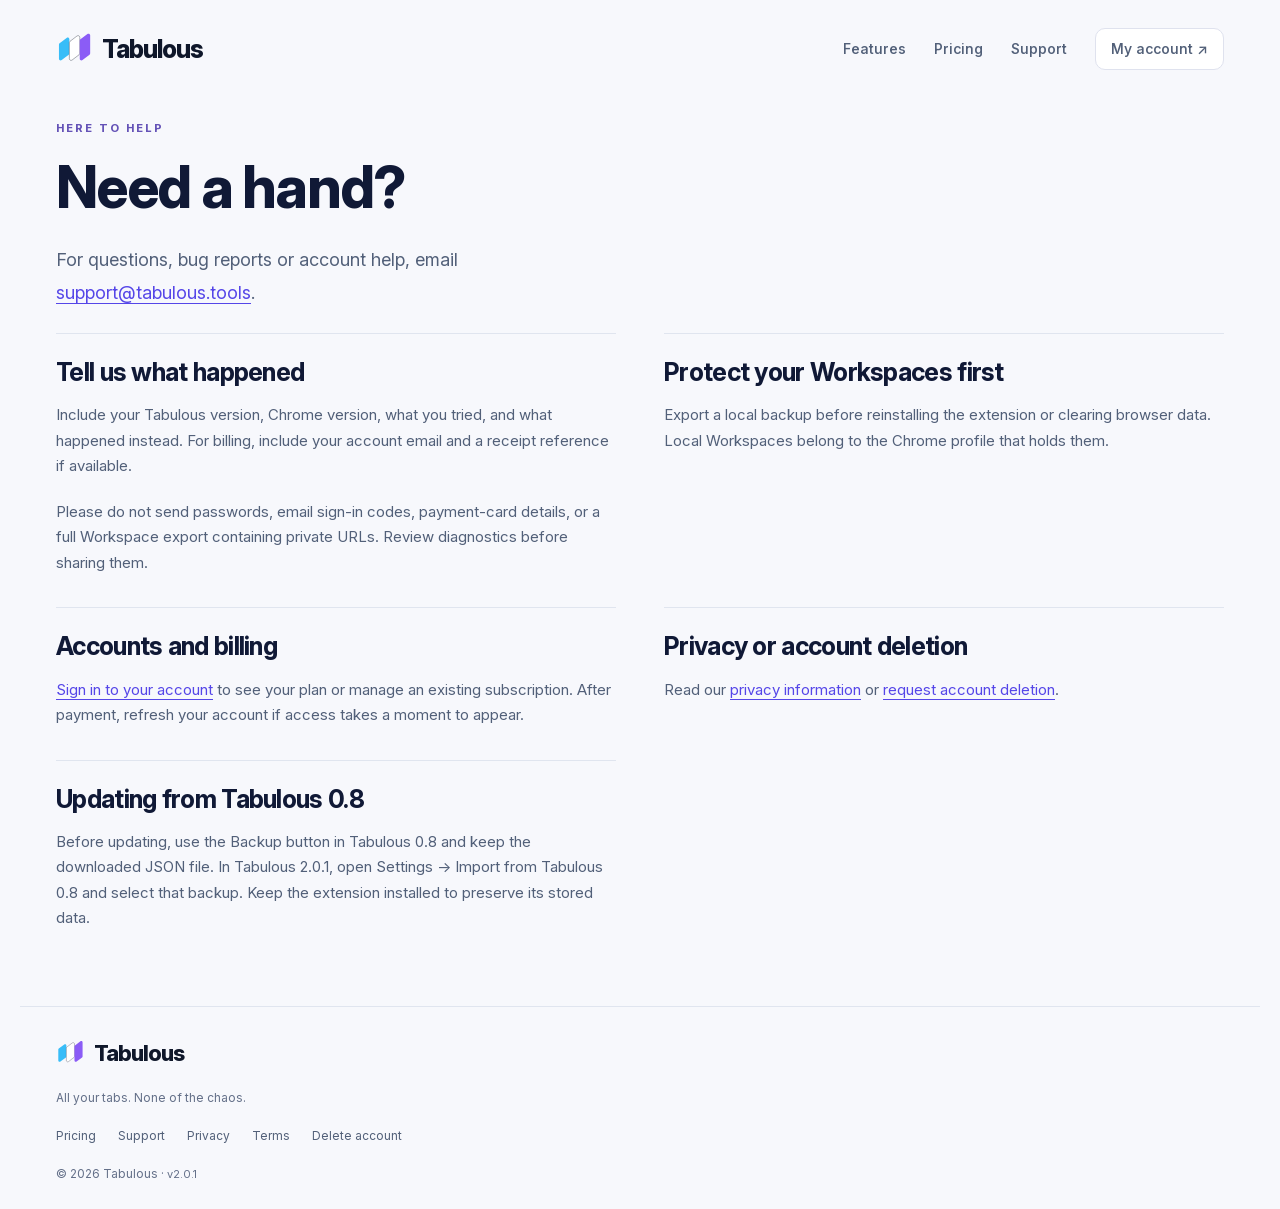
<file: support.html>
<!doctype html>
<html lang="en">
<head>
<meta charset="utf-8">
<meta name="viewport" content="width=device-width,initial-scale=1">
<meta name="description" content="Get help with Tabulous Workspaces, recovery, accounts and billing.">
<meta name="referrer" content="strict-origin-when-cross-origin">
<meta http-equiv="Content-Security-Policy" content="default-src 'self'; script-src 'self'; style-src 'self'; img-src 'self'; font-src 'self'; connect-src https://hgdolsgkvyxivlhwimsr.supabase.co; object-src 'none'; base-uri 'none'; form-action 'self'">
<meta name="theme-color" content="#f7f8fc">
<title>Support — Tabulous</title>
<meta property="og:type" content="website">
<meta property="og:title" content="Support — Tabulous">
<meta property="og:description" content="Get help with Tabulous Workspaces, recovery, accounts and billing.">
<meta property="og:image" content="https://tabulous.tools/assets/social-preview.png">
<meta property="og:image:width" content="1200">
<meta property="og:image:height" content="630">
<meta name="twitter:card" content="summary_large_image">

<link rel="canonical" href="https://tabulous.tools/support.html">
<link rel="icon" type="image/svg+xml" href="assets/tabulous-mark.svg">
<link rel="stylesheet" href="site.css">
</head>
<body>
<a class="skip" href="#main">Skip to content</a>
<header>
<a class="brand" href="index.html">
<img src="assets/tabulous-mark.svg" width="36" height="36" alt="">Tabulous
</a>
<nav aria-label="Main navigation">
<a href="index.html#features">Features</a>
<a href="pricing.html">Pricing</a>
<a href="support.html">Support</a>
<a class="nav-account" href="account.html">My account ↗</a>
</nav>
</header>
<main id="main">
<section class="page-head">
<p class="eyebrow">HERE TO HELP</p>
<h1>Need a hand?</h1>
<p class="lead">For questions, bug reports or account help, email <a href="mailto:support@tabulous.tools">support@tabulous.tools</a>.</p>
</section>
<section class="prose">
<section class="info-section">
<h2>Tell us what happened</h2>
<p>Include your Tabulous version, Chrome version, what you tried, and what happened instead. For billing, include your account email and a receipt reference if available.</p>
<p>Please do not send passwords, email sign-in codes, payment-card details, or a full Workspace export containing private URLs. Review diagnostics before sharing them.</p>
</section>
<section class="info-section">
<h2>Protect your Workspaces first</h2>
<p>Export a local backup before reinstalling the extension or clearing browser data. Local Workspaces belong to the Chrome profile that holds them.</p>
</section>
<section class="info-section">
<h2>Accounts and billing</h2>
<p>
<a href="account.html">Sign in to your account</a> to see your plan or manage an existing subscription. After payment, refresh your account if access takes a moment to appear.</p>
</section>
<section class="info-section">
<h2>Privacy or account deletion</h2>
<p>Read our <a href="privacy.html">privacy information</a> or <a href="delete-account.html">request account deletion</a>. </p>
</section>
<section class="info-section">
<h2>Updating from Tabulous 0.8</h2>
<p>Before updating, use the Backup button in Tabulous 0.8 and keep the downloaded JSON file. In Tabulous 2.0.1, open Settings → Import from Tabulous 0.8 and select that backup. Keep the extension installed to preserve its stored data.</p>
</section>
</section>
</main>
<footer>
<a class="brand" href="index.html">
<img src="assets/tabulous-mark.svg" width="28" height="28" alt="">Tabulous</a>
<p class="footer-tagline">All your tabs. None of the chaos.</p>
<div>
<a href="pricing.html">Pricing</a>
<a href="support.html">Support</a>
<a href="privacy.html">Privacy</a>
<a href="terms.html">Terms</a>
<a href="delete-account.html">Delete account</a>
</div>
<small>© 2026 Tabulous · <span class="footer-version" aria-label="Version 2.0.1">v2.0.1</span></small>
</footer>
</body>
</html>
</file>
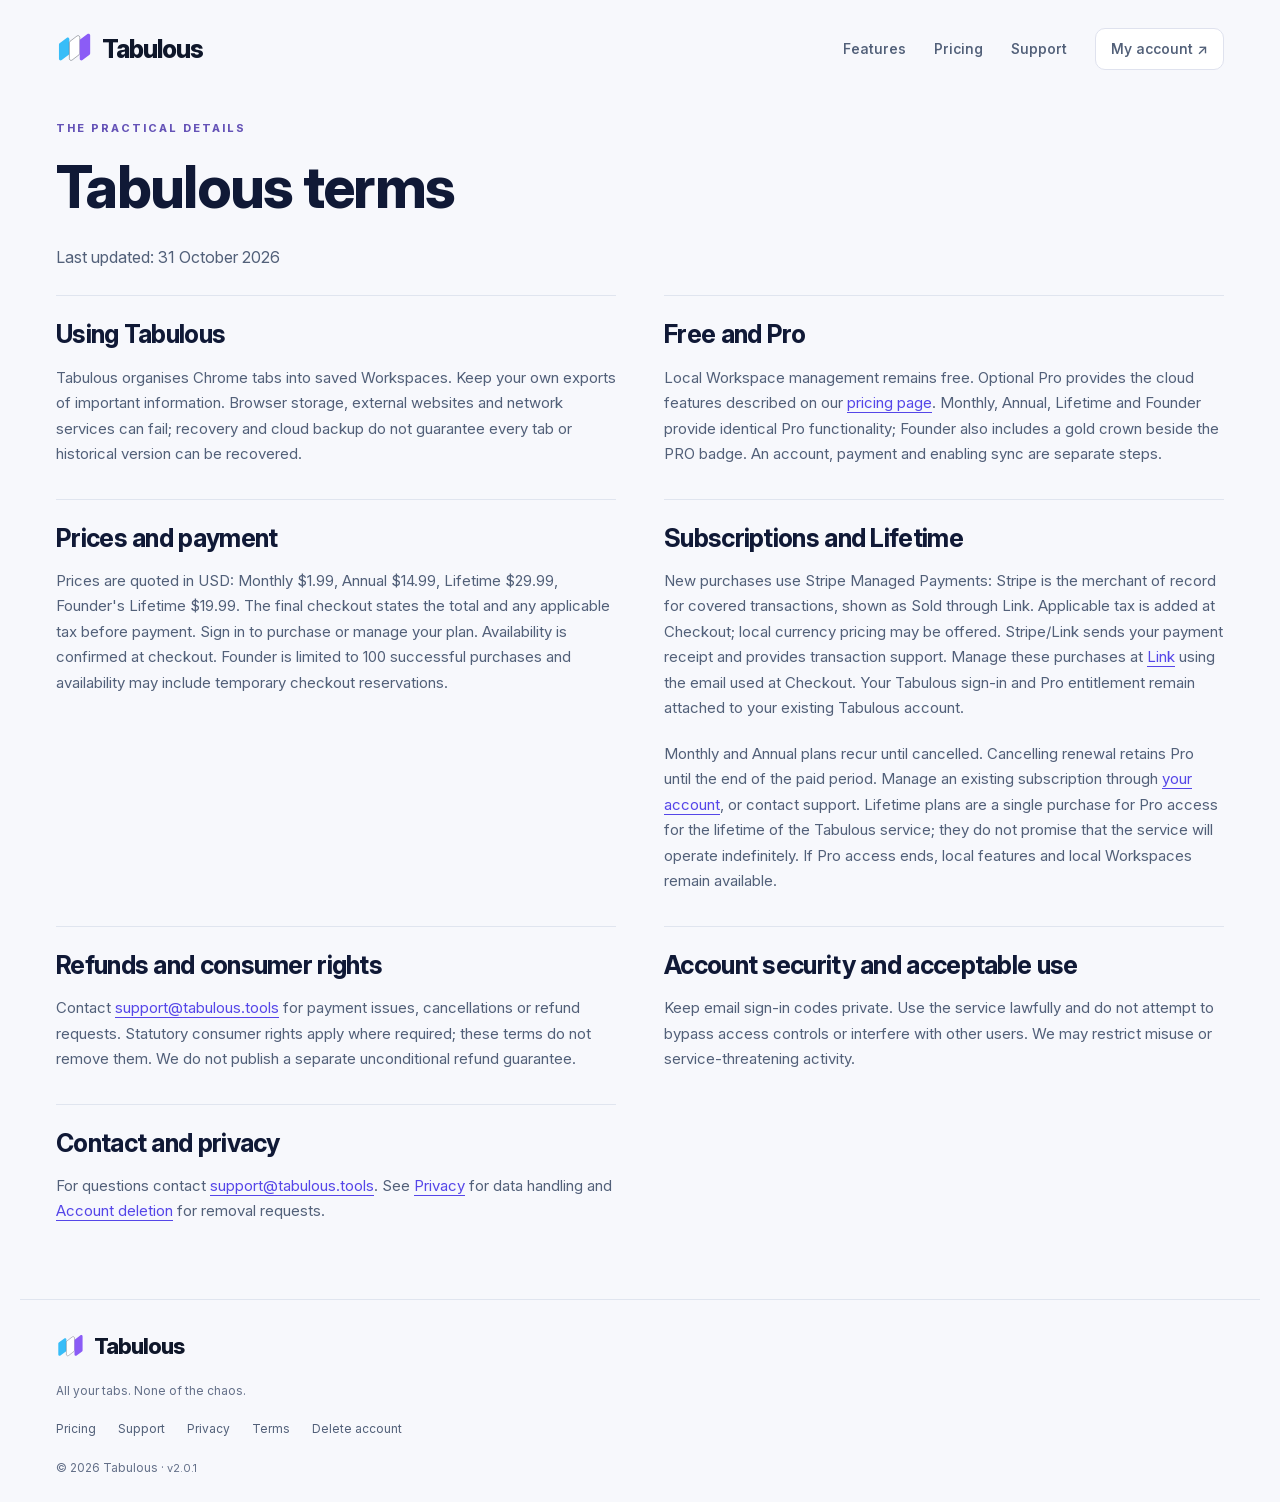
<file: terms.html>
<!doctype html>
<html lang="en">
<head>
<meta charset="utf-8">
<meta name="viewport" content="width=device-width,initial-scale=1">
<meta name="description" content="Terms for Tabulous local features, optional Pro plans and account services.">
<meta name="referrer" content="strict-origin-when-cross-origin">
<meta http-equiv="Content-Security-Policy" content="default-src 'self'; script-src 'self'; style-src 'self'; img-src 'self'; font-src 'self'; connect-src https://hgdolsgkvyxivlhwimsr.supabase.co; object-src 'none'; base-uri 'none'; form-action 'self'">
<meta name="theme-color" content="#f7f8fc">
<title>Terms — Tabulous</title>
<meta property="og:type" content="website">
<meta property="og:title" content="Terms — Tabulous">
<meta property="og:description" content="Terms for Tabulous local features, optional Pro plans and account services.">
<meta property="og:image" content="https://tabulous.tools/assets/social-preview.png">
<meta property="og:image:width" content="1200">
<meta property="og:image:height" content="630">
<meta name="twitter:card" content="summary_large_image">

<link rel="canonical" href="https://tabulous.tools/terms.html">
<link rel="icon" type="image/svg+xml" href="assets/tabulous-mark.svg">
<link rel="stylesheet" href="site.css">
</head>
<body>
<a class="skip" href="#main">Skip to content</a>
<header>
<a class="brand" href="index.html">
<img src="assets/tabulous-mark.svg" width="36" height="36" alt="">Tabulous
</a>
<nav aria-label="Main navigation">
<a href="index.html#features">Features</a>
<a href="pricing.html">Pricing</a>
<a href="support.html">Support</a>
<a class="nav-account" href="account.html">My account ↗</a>
</nav>
</header>
<main id="main">
<section class="page-head">
<p class="eyebrow">THE PRACTICAL DETAILS</p>
<h1>Tabulous terms</h1>
<p>Last updated: 31 October 2026</p>
</section>
<article class="prose">
<section class="info-section">
<h2>Using Tabulous</h2>
<p>Tabulous organises Chrome tabs into saved Workspaces. Keep your own exports of important information. Browser storage, external websites and network services can fail; recovery and cloud backup do not guarantee every tab or historical version can be recovered.</p>
</section>
<section class="info-section">
<h2>Free and Pro</h2>
<p>Local Workspace management remains free. Optional Pro provides the cloud features described on our <a href="pricing.html">pricing page</a>. Monthly, Annual, Lifetime and Founder provide identical Pro functionality; Founder also includes a gold crown beside the PRO badge. An account, payment and enabling sync are separate steps.</p>
</section>
<section class="info-section">
<h2>Prices and payment</h2>
<p>Prices are quoted in USD: Monthly $1.99, Annual $14.99, Lifetime $29.99, Founder's Lifetime $19.99. The final checkout states the total and any applicable tax before payment. Sign in to purchase or manage your plan. Availability is confirmed at checkout. Founder is limited to 100 successful purchases and availability may include temporary checkout reservations.</p>
</section>
<section class="info-section">
<h2>Subscriptions and Lifetime</h2>
<p>New purchases use Stripe Managed Payments: Stripe is the merchant of record for covered transactions, shown as Sold through Link. Applicable tax is added at Checkout; local currency pricing may be offered. Stripe/Link sends your payment receipt and provides transaction support. Manage these purchases at <a href="https://app.link.com/">Link</a> using the email used at Checkout. Your Tabulous sign-in and Pro entitlement remain attached to your existing Tabulous account.</p>
<p>Monthly and Annual plans recur until cancelled. Cancelling renewal retains Pro until the end of the paid period. Manage an existing subscription through <a href="account.html">your account</a>, or contact support. Lifetime plans are a single purchase for Pro access for the lifetime of the Tabulous service; they do not promise that the service will operate indefinitely. If Pro access ends, local features and local Workspaces remain available.</p>
</section>
<section class="info-section">
<h2>Refunds and consumer rights</h2>
<p>Contact <a href="mailto:support@tabulous.tools">support@tabulous.tools</a> for payment issues, cancellations or refund requests. Statutory consumer rights apply where required; these terms do not remove them. We do not publish a separate unconditional refund guarantee.</p>
</section>
<section class="info-section">
<h2>Account security and acceptable use</h2>
<p>Keep email sign-in codes private. Use the service lawfully and do not attempt to bypass access controls or interfere with other users. We may restrict misuse or service-threatening activity.</p>
</section>
<section class="info-section">
<h2>Contact and privacy</h2>
<p>For questions contact <a href="mailto:support@tabulous.tools">support@tabulous.tools</a>. See <a href="privacy.html">Privacy</a> for data handling and <a href="delete-account.html">Account deletion</a> for removal requests.</p>
</section>
</article>
</main>
<footer>
<a class="brand" href="index.html">
<img src="assets/tabulous-mark.svg" width="28" height="28" alt="">Tabulous</a>
<p class="footer-tagline">All your tabs. None of the chaos.</p>
<div>
<a href="pricing.html">Pricing</a>
<a href="support.html">Support</a>
<a href="privacy.html">Privacy</a>
<a href="terms.html">Terms</a>
<a href="delete-account.html">Delete account</a>
</div>
<small>© 2026 Tabulous · <span class="footer-version" aria-label="Version 2.0.1">v2.0.1</span></small>
</footer>
</body>
</html>
</file>
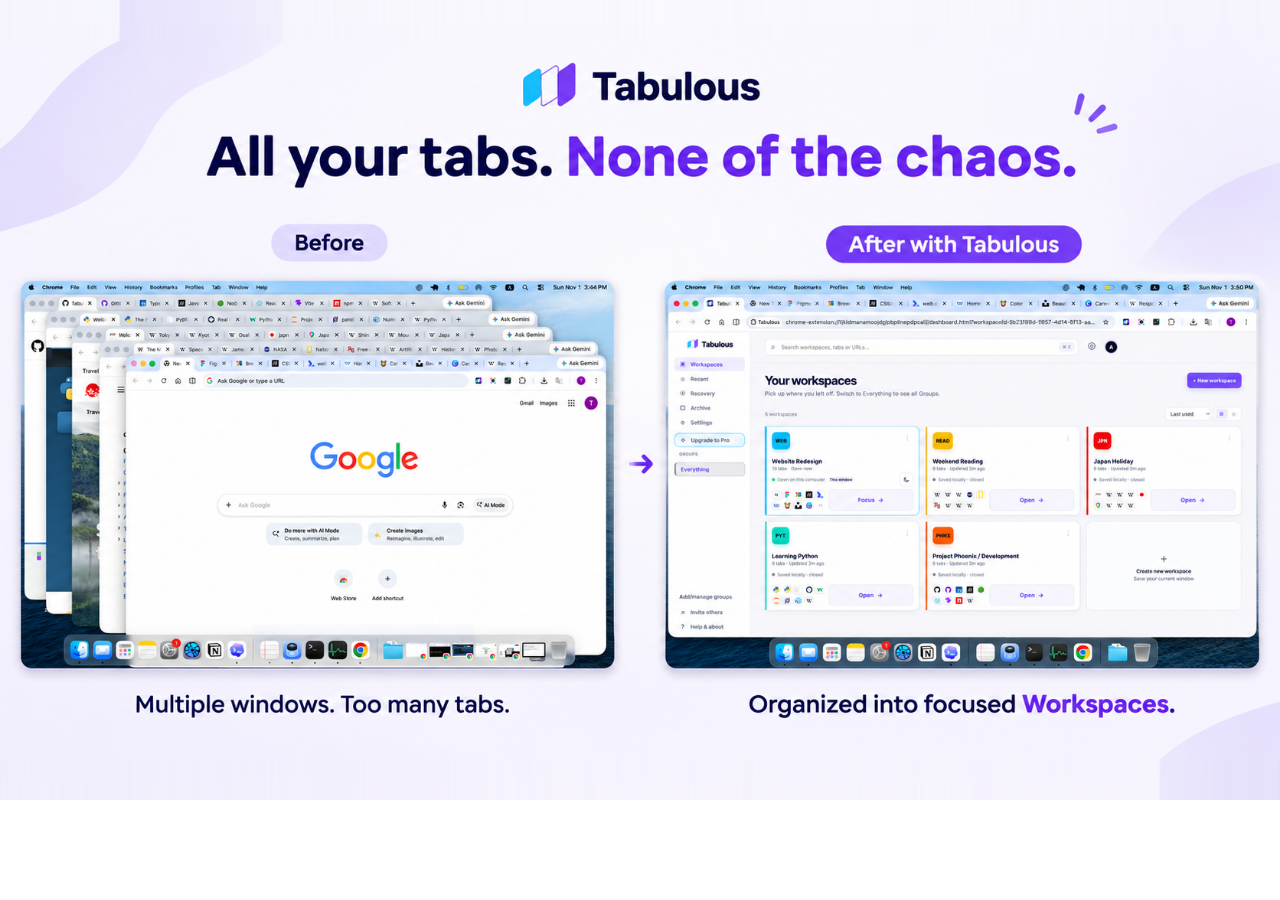
<file: docs/store-assets/2026-11-01/comparison-canvas.html>
<!doctype html><meta charset="utf-8"><title>Tabulous Store comparison export</title><style>html,body{margin:0;width:1280px;height:800px;overflow:hidden}canvas{display:block;width:1280px;height:800px}</style><canvas width="1280" height="800"></canvas><script>
const image=new Image();image.src='../../../assets/originals/tabulous_from_chaos_to_clarity.png';image.onload=()=>{const canvas=document.querySelector('canvas'),c=canvas.getContext('2d',{alpha:false});const height=1280*image.height/image.width,y=(800-height)/2;c.imageSmoothingEnabled=true;c.imageSmoothingQuality='high';c.drawImage(image,0,0,image.width,1,0,0,1280,y+1);c.drawImage(image,0,image.height-1,image.width,1,0,y+height-1,1280,800-y-height+1);c.drawImage(image,0,y,1280,height);document.body.dataset.ready='true';};
</script>
</file>
<file: site.css>
@font-face{font-family:Inter;src:url('assets/fonts/Inter-Variable.woff2') format('woff2');font-weight:100 900;font-display:swap}
:root{--header-bottom-space:18px;--page-start-space:30px;--page-content-gap:24px}
*{box-sizing:border-box}
html{scroll-behavior:smooth;scroll-padding-top:24px}
body{margin:0;background:#f7f8fc;color:#101936;font-family:Inter,system-ui,sans-serif;font-size:16px;line-height:1.7}
a{color:#5546e8;text-underline-offset:4px}
header,main,footer{max-width:1240px;margin:auto;padding-left:36px;padding-right:36px}
header{display:flex;align-items:center;justify-content:space-between;gap:24px;padding-top:28px;padding-bottom:var(--header-bottom-space)}
.brand{display:inline-flex;align-items:center;gap:10px;font-size:25px;font-weight:780;letter-spacing:-1px;color:#0f172a;text-decoration:none}
nav{display:flex;gap:28px;align-items:center}
nav a{font-size:14px;color:#526079;text-decoration:none;font-weight:550}
.nav-account{border:1px solid #dfe2ee;background:white;padding:8px 15px;border-radius:10px}
.hero{display:grid;grid-template-columns:1fr 1.05fr;gap:42px;align-items:center;padding:65px 0 75px}
.eyebrow{font-size:11px;letter-spacing:2px;font-weight:750;color:#6553b7;margin:0 0 18px}
h1,h2,h3{line-height:1.13;letter-spacing:-1.7px;margin:0 0 24px}
h1{font-size:clamp(42px,4.7vw,64px);font-weight:760}
h1 span{color:#7762e8}
h2{font-size:40px;font-weight:720}
h3{font-size:21px;letter-spacing:-.6px;margin:20px 0 12px}
p{color:#526079;margin:0 0 20px}
.lead{font-size:18px;max-width:570px;line-height:1.8}
.actions{display:flex;align-items:center;gap:20px;flex-wrap:wrap;margin:28px 0 18px}
.button,button{display:inline-flex;justify-content:center;align-items:center;background:#6455f5;color:white;border:1px solid #6455f5;border-radius:10px;text-decoration:none;font:600 14px Inter,system-ui,sans-serif;padding:13px 20px;cursor:pointer;line-height:1.5;min-height:46px}
.button:hover,button:hover{background:#5546e8}
.secondary{background:white;color:#5546e8;border-color:#ddd8ff}
.secondary:hover{background:#f0efff}
.text-link{font-size:14px;font-weight:650;text-decoration:none}
.fine{font-size:11px;line-height:1.7;color:#647089}
.pills{display:flex;flex-wrap:wrap;gap:8px 16px;margin-top:30px;font-size:11px;color:#647089}
.hero-art{position:relative;border:1px solid #e3deff;padding:20px 12px 10px;border-radius:22px;background:linear-gradient(135deg,#efecff,#edf6ff);box-shadow:0 30px 80px #6455f51c;transform:rotate(-1deg)}
.hero-art img{width:100%;height:auto;display:block;border-radius:10px;border:1px solid #dfe2ee;background:#fff}
.hero-art .fine{text-align:center;margin:10px 0 0}
.float-label{position:absolute;top:-17px;right:22px;background:white;padding:7px 14px;border-radius:20px;font-size:11px;font-weight:600;box-shadow:0 5px 20px #0f172a0e;color:#6b57cc}
.section{padding:60px 0}
.intro{text-align:center;max-width:600px;margin:auto}
.intro p:last-child{max-width:460px;margin:0 auto}
.feature-grid{display:grid;grid-template-columns:repeat(3,1fr);gap:20px}
.card{padding:30px;border:1px solid #e0e5ef;background:white;border-radius:18px;box-shadow:0 4px 14px #0f172a03}
.card p{font-size:14px}
.feature-icon{display:inline-flex;align-items:center;justify-content:center;width:46px;height:46px;background:#f0edff;color:#8364dc;border-radius:12px;font-size:25px}
.feature-icon.cyan{background:#e9f8ff;color:#219ccc}
.feature-icon.pink{background:#fff0f4;color:#d47497}
.split{display:grid;grid-template-columns:1.1fr 1fr;align-items:center;gap:70px;margin-top:50px}
.image-panel{padding:18px;border-radius:20px;background:#eceaf9;border:1px solid #e1def2}
.image-panel img{display:block;width:100%;height:auto;border-radius:10px}
.closing{text-align:center;margin:70px 0 80px;padding:65px 30px;background:#eeecfb;border:1px solid #e1dcfa;border-radius:24px}
.closing .fine{margin-top:20px}
.closing h2{font-size:46px}
footer{padding-top:28px;padding-bottom:24px;border-top:1px solid #e0e5ef}
footer .brand{font-size:22px}
footer p,footer small{font-size:12px;margin:12px 0;color:#647089}
footer div{display:flex;flex-wrap:wrap;gap:22px;margin:18px 0}
footer>small{display:block;margin:0}
.footer-version{font-size:11px;color:#647089;letter-spacing:0}
footer a{font-size:12px;text-decoration:none;color:#526079}
.page-head{padding:var(--page-start-space) 0 var(--page-content-gap)}
.page-head>:last-child{margin-bottom:0}
.page-head+.prose{padding-top:0}
.page-head h1{font-size:clamp(38px,4.5vw,58px)}
.centered{text-align:center;margin:auto}
.centered .lead{margin-left:auto;margin-right:auto}
.notice{padding:15px 18px;border-radius:10px;background:#f0efff;border:1px solid #e2defc;font-size:13px;line-height:1.65}
.pricing-grid{display:grid;grid-template-columns:repeat(3,1fr);gap:18px;align-items:stretch}
.pricing-grid .card{display:flex;flex-direction:column}
.pricing-grid h2{font-size:23px;letter-spacing:-.8px}
.pricing-grid .button{margin-top:auto}
.price{font-size:38px!important;font-weight:750;letter-spacing:-1px;color:#101936}
.price small{display:block;font-size:12px;font-weight:450;letter-spacing:0;color:#647089}
.recommended{border:2px solid #8f80fb;background:#fbfaff}
.prose{display:grid;grid-template-columns:repeat(2,minmax(0,1fr));gap:32px 48px;padding:35px 0 75px}
.info-section{min-width:0;border-top:1px solid #e0e5ef;padding-top:24px}
.prose h2{font-size:25px;letter-spacing:-.7px;margin:0 0 16px}
.info-section>:last-child{margin-bottom:0}
.info-section p,.info-section ul,.info-section ol{max-width:70ch}
.prose p,.prose li{font-size:15px;color:#526079}
.account-layout{display:grid;grid-template-columns:1fr 1fr;gap:24px;padding-bottom:80px}
.account-layout h2{font-size:25px;letter-spacing:-.8px}
label{display:block;font-size:13px;font-weight:650;margin:12px 0 6px}
input{display:block;width:100%;border:1px solid #cbd3e2;border-radius:8px;padding:12px 14px;font:inherit;margin-bottom:15px;background:white;color:#101936}
form{margin-bottom:22px}
.stack{display:flex;flex-direction:column;gap:10px;margin:20px 0}
button:disabled{background:#edf0f5;color:#6f7a8d;border-color:#e1e5ee;cursor:not-allowed}
a:focus-visible,button:focus-visible,input:focus-visible{outline:3px solid #b5a7ff;outline-offset:4px}
.skip{position:absolute;left:20px;top:-80px;padding:10px;background:white;z-index:20}
.skip:focus{top:10px}
[hidden]{display:none!important}
@media(max-width:900px){:root{--page-start-space:26px}
header{flex-wrap:wrap}
.hero{grid-template-columns:1fr;padding-top:40px;gap:65px}
.hero>div:first-child{max-width:650px}
.hero-art{max-width:720px}
.pricing-grid{grid-template-columns:repeat(2,1fr)}
.feature-grid{gap:12px}
.card{padding:24px}
.split{gap:30px}
.split h2{font-size:32px}
}
@media(max-width:600px){:root{--page-start-space:22px}
header,main,footer{padding-left:22px;padding-right:22px}
header{gap:20px;padding-top:22px}
nav{gap:18px;flex-wrap:wrap}
nav a{font-size:12px}
.brand{font-size:24px}
.nav-account{padding:6px 10px}
.hero{padding-top:28px;padding-bottom:25px}
.hero h1{font-size:45px}
.lead{font-size:16px}
.hero-art{padding:12px 8px}
.actions{gap:16px}
.feature-grid,.split,.pricing-grid,.account-layout{grid-template-columns:1fr}
.section{padding:45px 0}
.split{margin-top:20px;gap:35px}
.closing{margin-top:35px;padding:40px 20px}
.closing h2{font-size:36px}
.page-head h1{font-size:40px}
.pricing-grid .card{padding:26px}
.prose{padding-bottom:50px}
.card p{font-size:14px}
}
@media(prefers-reduced-motion:reduce){html{scroll-behavior:auto}
}
@media(max-width:760px){.prose{grid-template-columns:1fr;gap:28px}}

/* Homepage polish: page entry spacing shares the approved homepage values. */
.homepage .hero{padding:var(--page-start-space) 0 42px}
.homepage .lead{line-height:1.7}
.homepage .actions{margin:24px 0 16px;gap:18px}
.homepage .pills{margin-top:20px;gap:8px 16px;font-size:12px}
.homepage .hero-art{padding-bottom:12px}
.comparison-visual{margin:0 0 20px}
.comparison-visual picture{display:block;border-radius:18px;overflow:hidden;border:1px solid #e3deff;background:#f6f3ff}
.comparison-visual img{display:block;width:100%;height:auto}
.homepage .section{padding:36px 0}
.homepage .intro{max-width:640px}
.homepage .intro p:last-child{max-width:530px}
.homepage .card p{margin-bottom:0}
.transition-tagline{text-align:center;font-size:16px;font-weight:600;margin:28px 0 0}
.transition-tagline span{color:#6553b7}
.homepage .split{margin-top:0;gap:48px}
.homepage .closing{margin:40px 0 46px;padding:38px 30px}
.homepage .closing h2{margin-bottom:18px}
@media(max-width:1100px) and (min-width:901px){
.homepage .hero{gap:28px;grid-template-columns:1fr 1fr}
.homepage .hero h1{font-size:46px}
.homepage .split{gap:32px}
}
@media(max-width:900px){
.homepage .hero{gap:42px}
.homepage .split{grid-template-columns:1fr 1fr;gap:28px}
}
@media(max-width:600px){
.homepage .hero{padding-bottom:28px;gap:40px}
.homepage .hero h1{font-size:clamp(36px,10vw,45px)}
.homepage .section{padding:30px 0}
.homepage .split{grid-template-columns:1fr;gap:28px}
.transition-tagline{font-size:15px;margin-top:24px}
.homepage .closing{margin:28px 0 32px;padding:30px 20px}
}

/* Public launch completion */
.homepage .hero h1{font-size:clamp(36px,3.7vw,53px)}
.founder{border:2px solid #c59632;background:#fffaf0}
.founder-crown{display:block;width:52px;height:42px;margin:0 0 14px}
.founder .eyebrow{color:#856016}
.getting-started{max-width:820px;margin:auto}
.getting-started h2{font-size:34px}
.getting-started ol{padding-left:24px;color:#526079}
.getting-started li{padding:6px 0}
@media(max-width:600px){.homepage .hero h1{font-size:clamp(34px,9vw,43px)}}
@media(min-width:901px){
.homepage .hero{grid-template-columns:minmax(0,.82fr) minmax(0,1.18fr);gap:28px}
.homepage .hero h1{font-size:clamp(36px,3.4vw,48px)}
}
@media(min-width:901px) and (max-width:1100px){
.homepage .hero .actions{gap:12px}
.homepage .hero .actions .button{padding-left:14px;padding-right:14px}
.homepage .hero .pills{font-size:11px;column-gap:12px}
}
</file>
